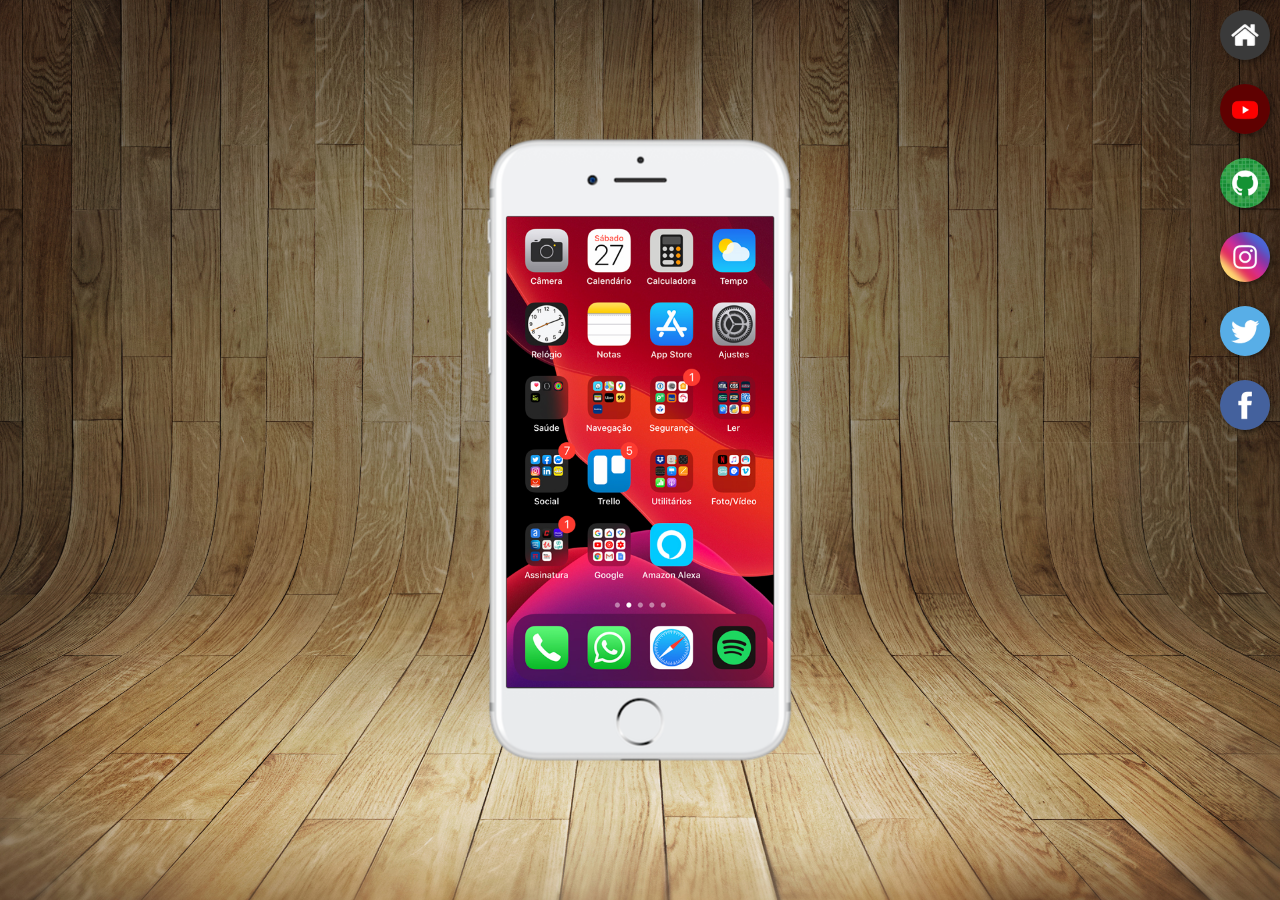
<file: index.html>
<!DOCTYPE html>
<html lang="pt-br">
<head>
    <meta charset="UTF-8">
    <meta name="viewport" content="width=device-width, initial-scale=1.0">
    <link rel="shortcut icon" href="favicon.ico" type="image/x-icon">
    <title>Projeto Redes Sociais</title>
    <link rel="stylesheet" href="estilos/style.css">
</head>
<body>
    <main>
        <section id="telefone">
            <iframe src="home.html" name="tela" id="tela" frameborder="0">
                Seu navegador não é compatível.
            </iframe>
        </section>
        <section id="redes-sociais">
            <a href="home.html" target="tela"><img src="imagens/logo-home.jpg" alt="Home"></a><br>
            <a href="youtube.html" target="tela"><img src="imagens/logo-youtube.jpg" alt="YouTube"></a><br>
            <a href="github.html" target="tela"><img src="imagens/logo-github.jpg" alt="GitHub"></a><br>
            <a href="instagram.html" target="tela"><img src="imagens/logo-instagram.jpg" alt="Instagram"></a><br>
            <a href="twitter.html" target="tela"><img src="imagens/logo-twitter.jpg" alt="Twitter"></a><br>
            <a href="facebook.html" target="tela"><img src="imagens/logo-facebook.jpg" alt="Facebook"></a>
        </section>
    </main>
</body>
</html>
</file>
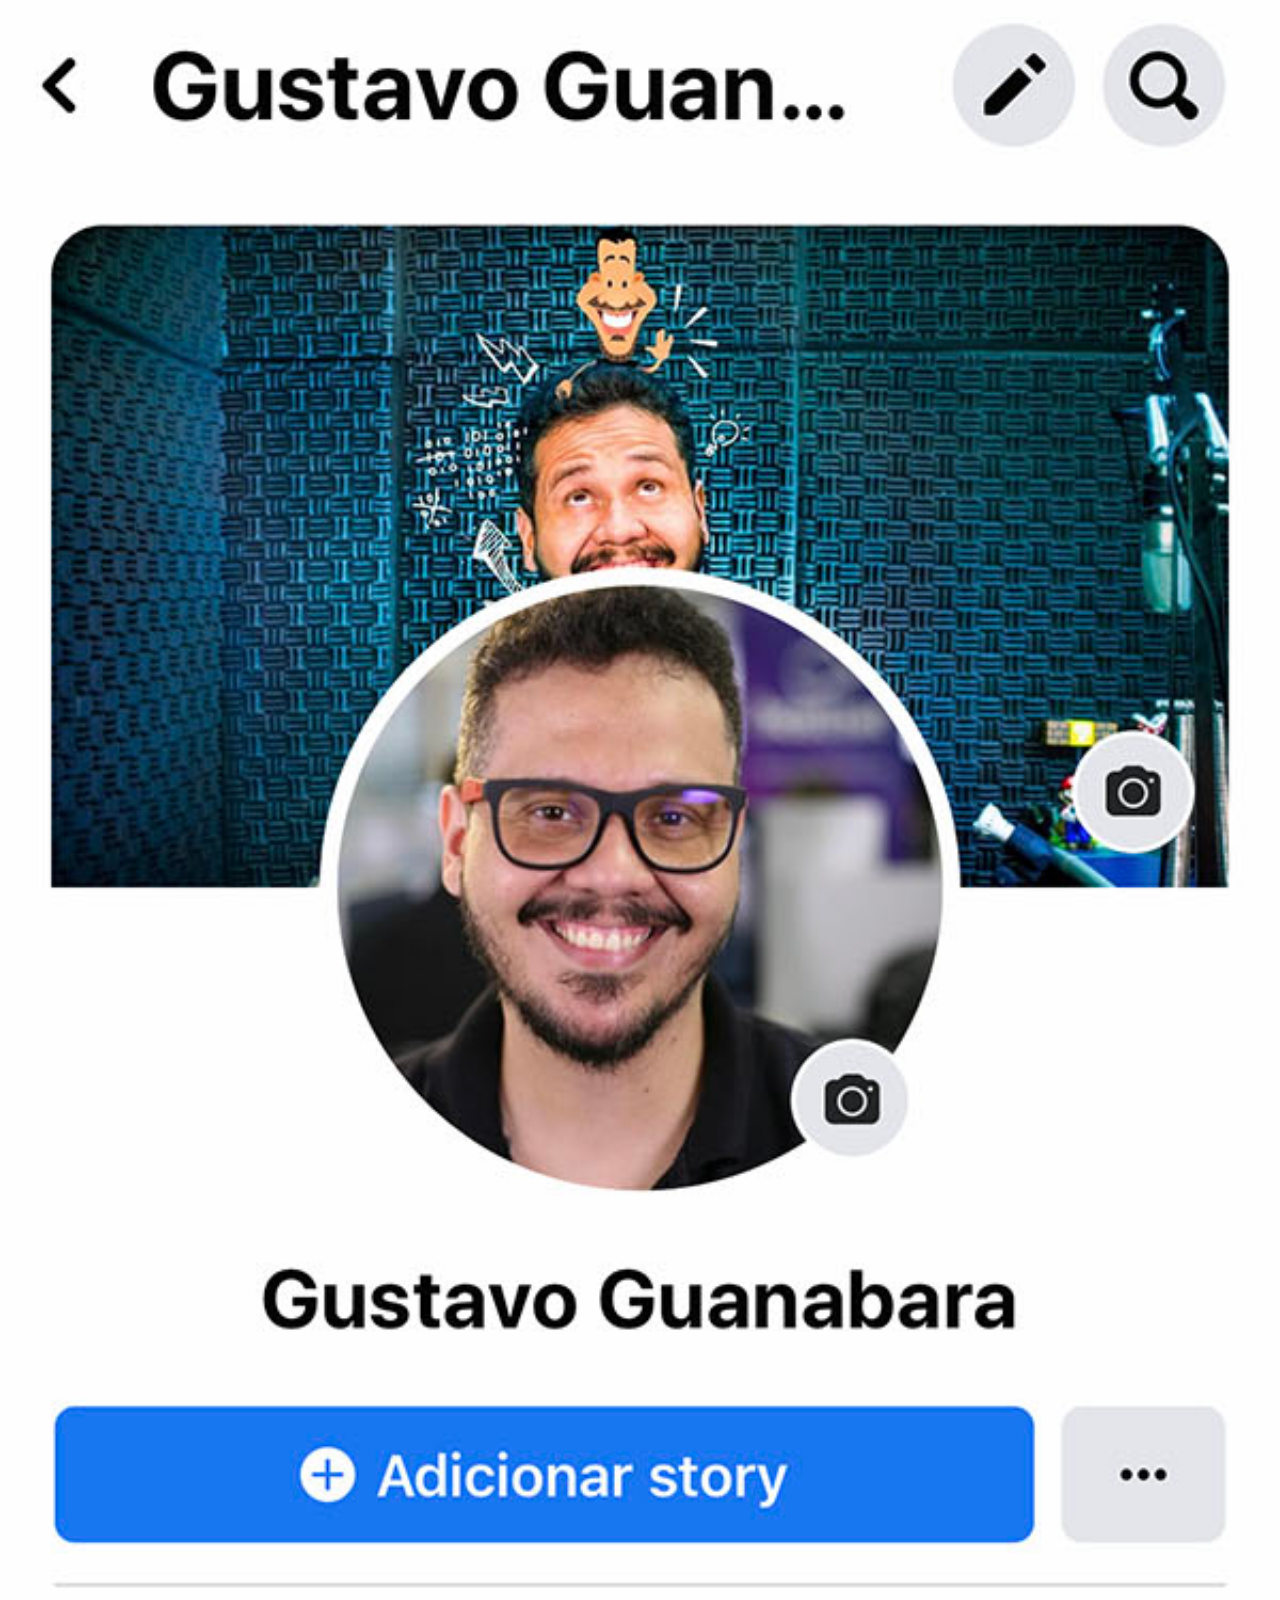
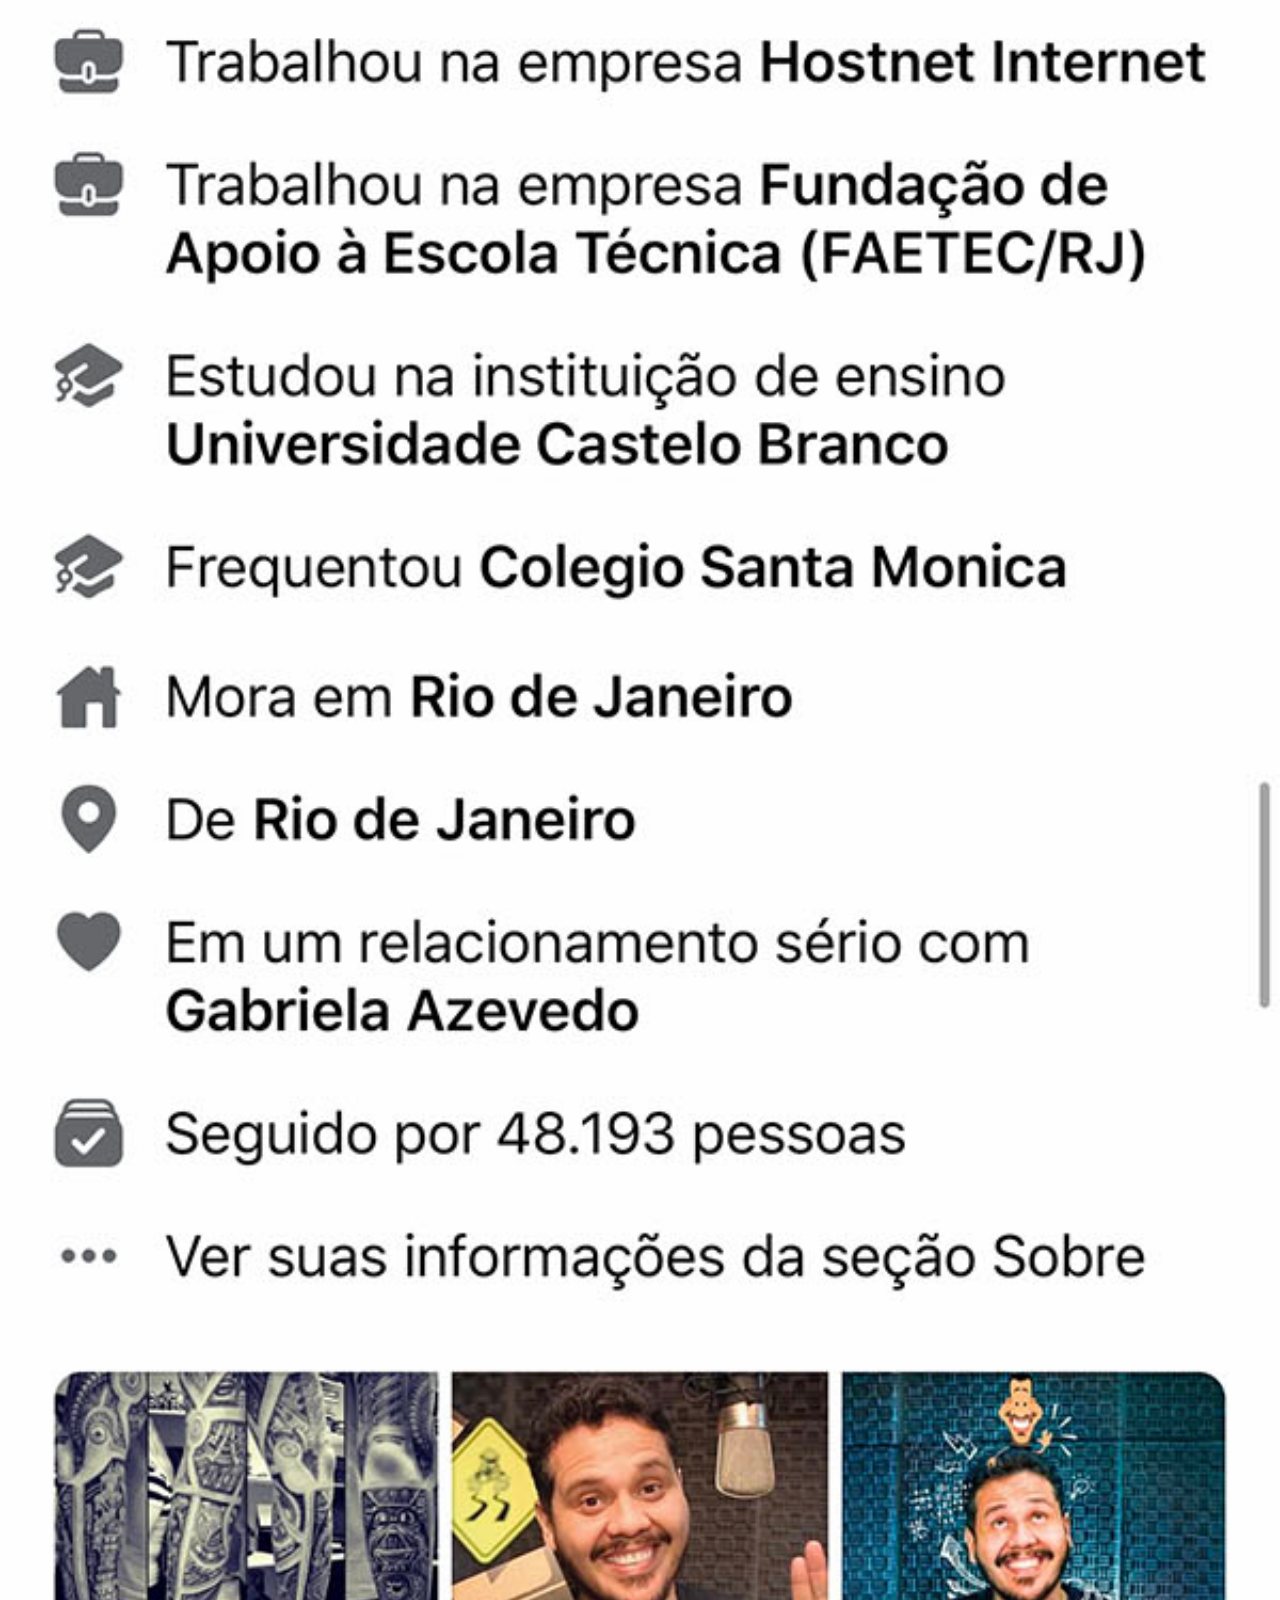
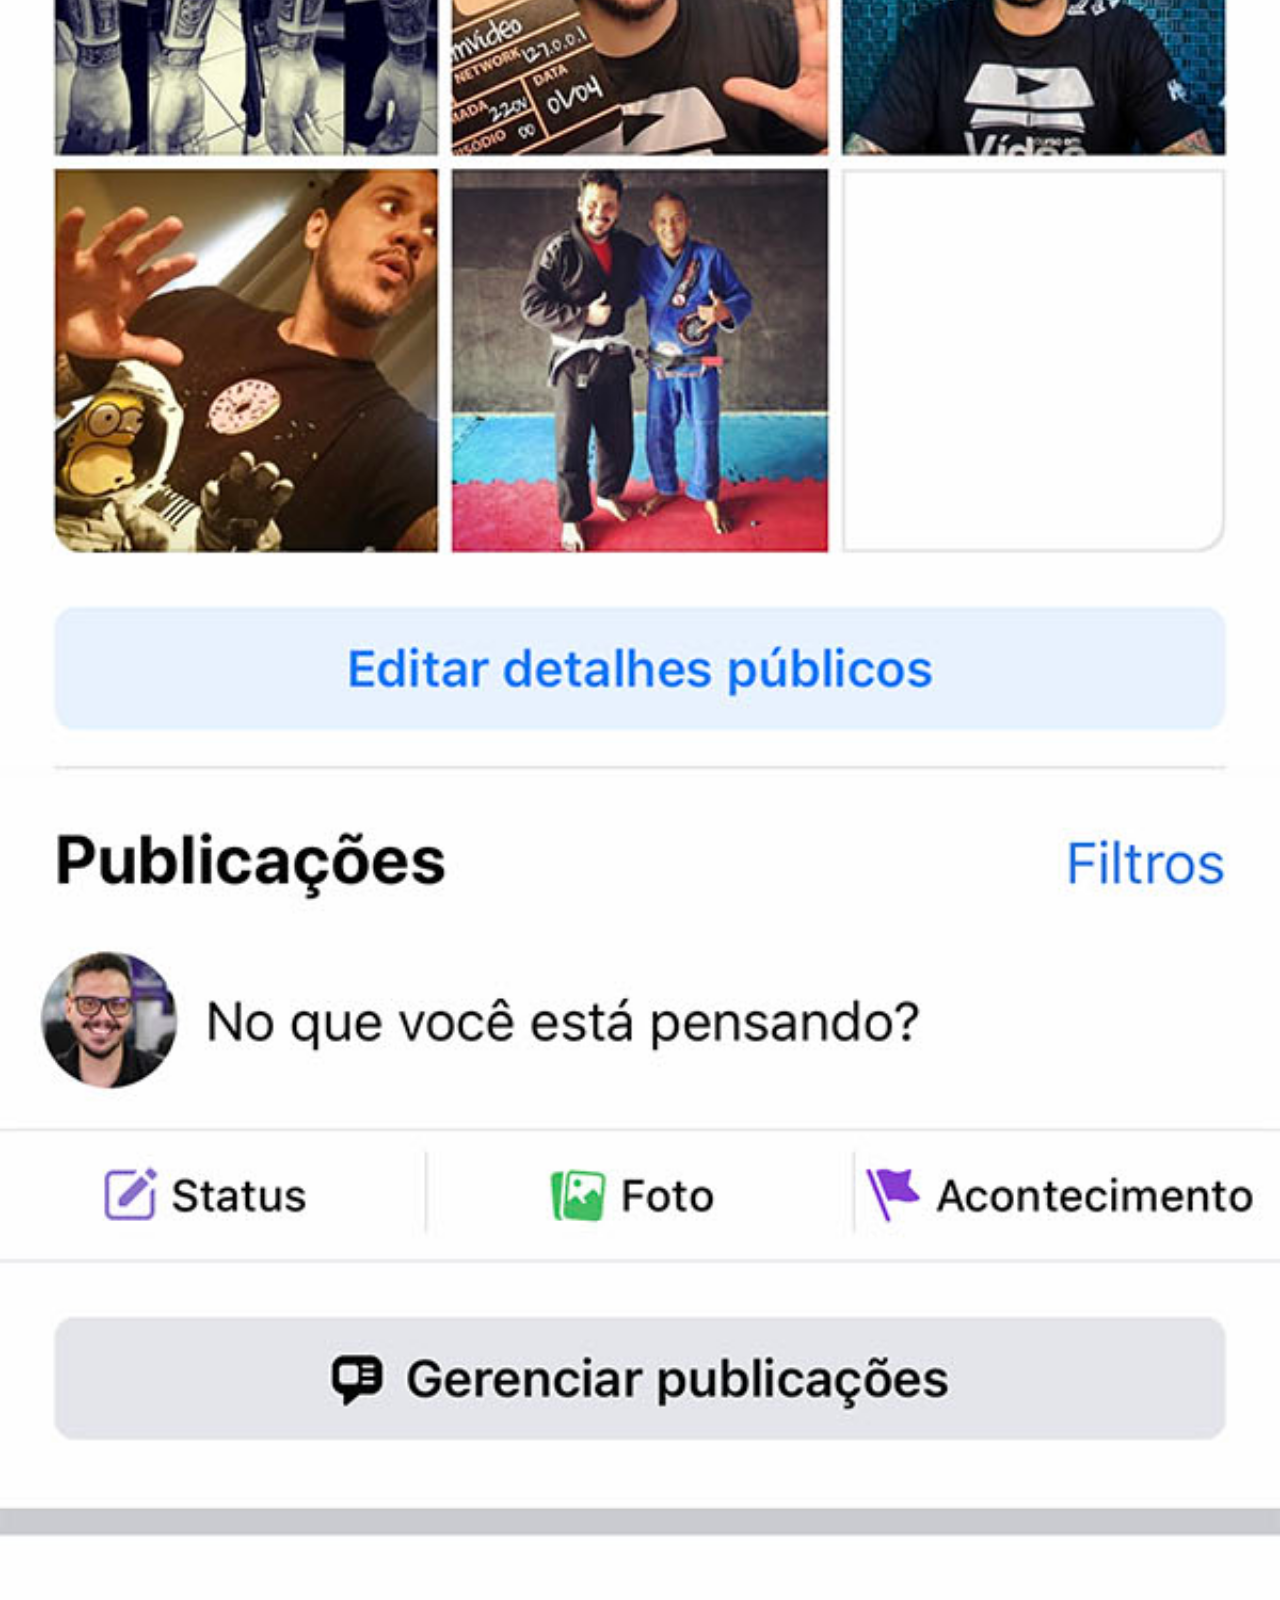
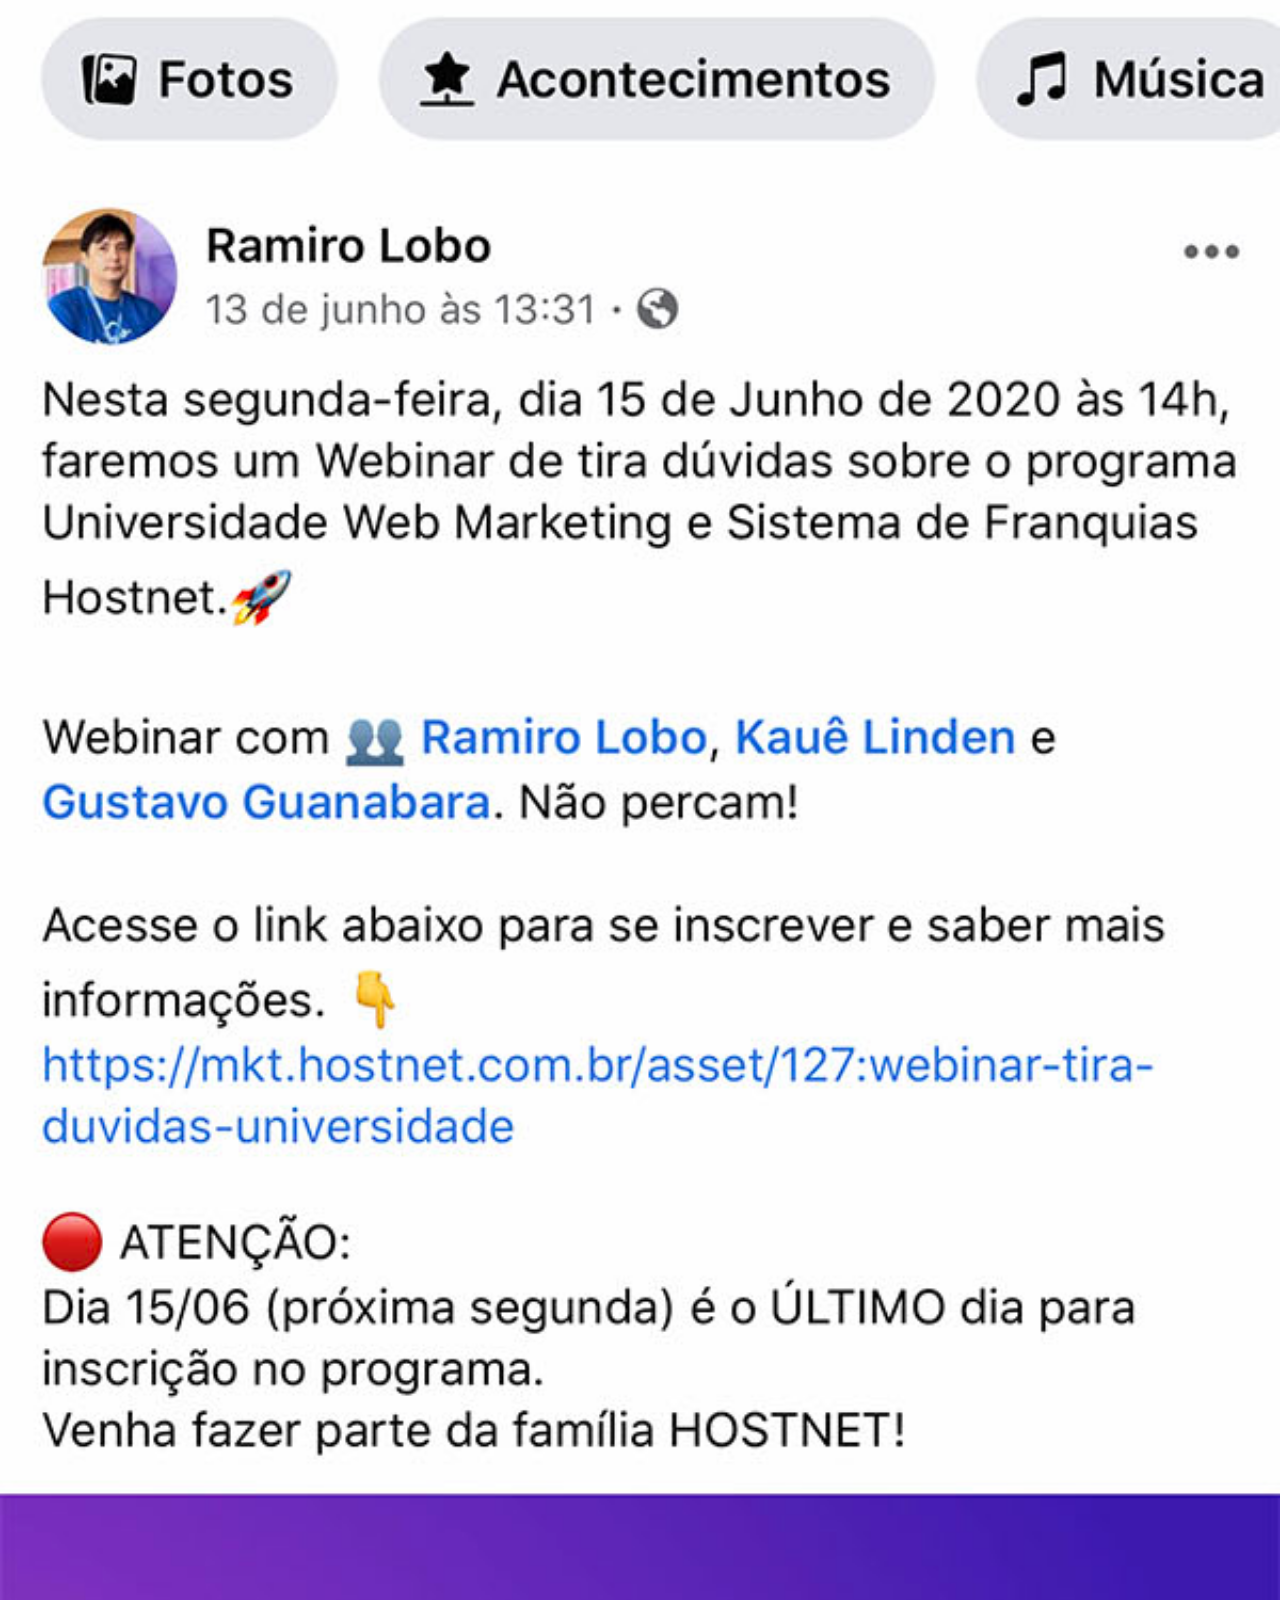
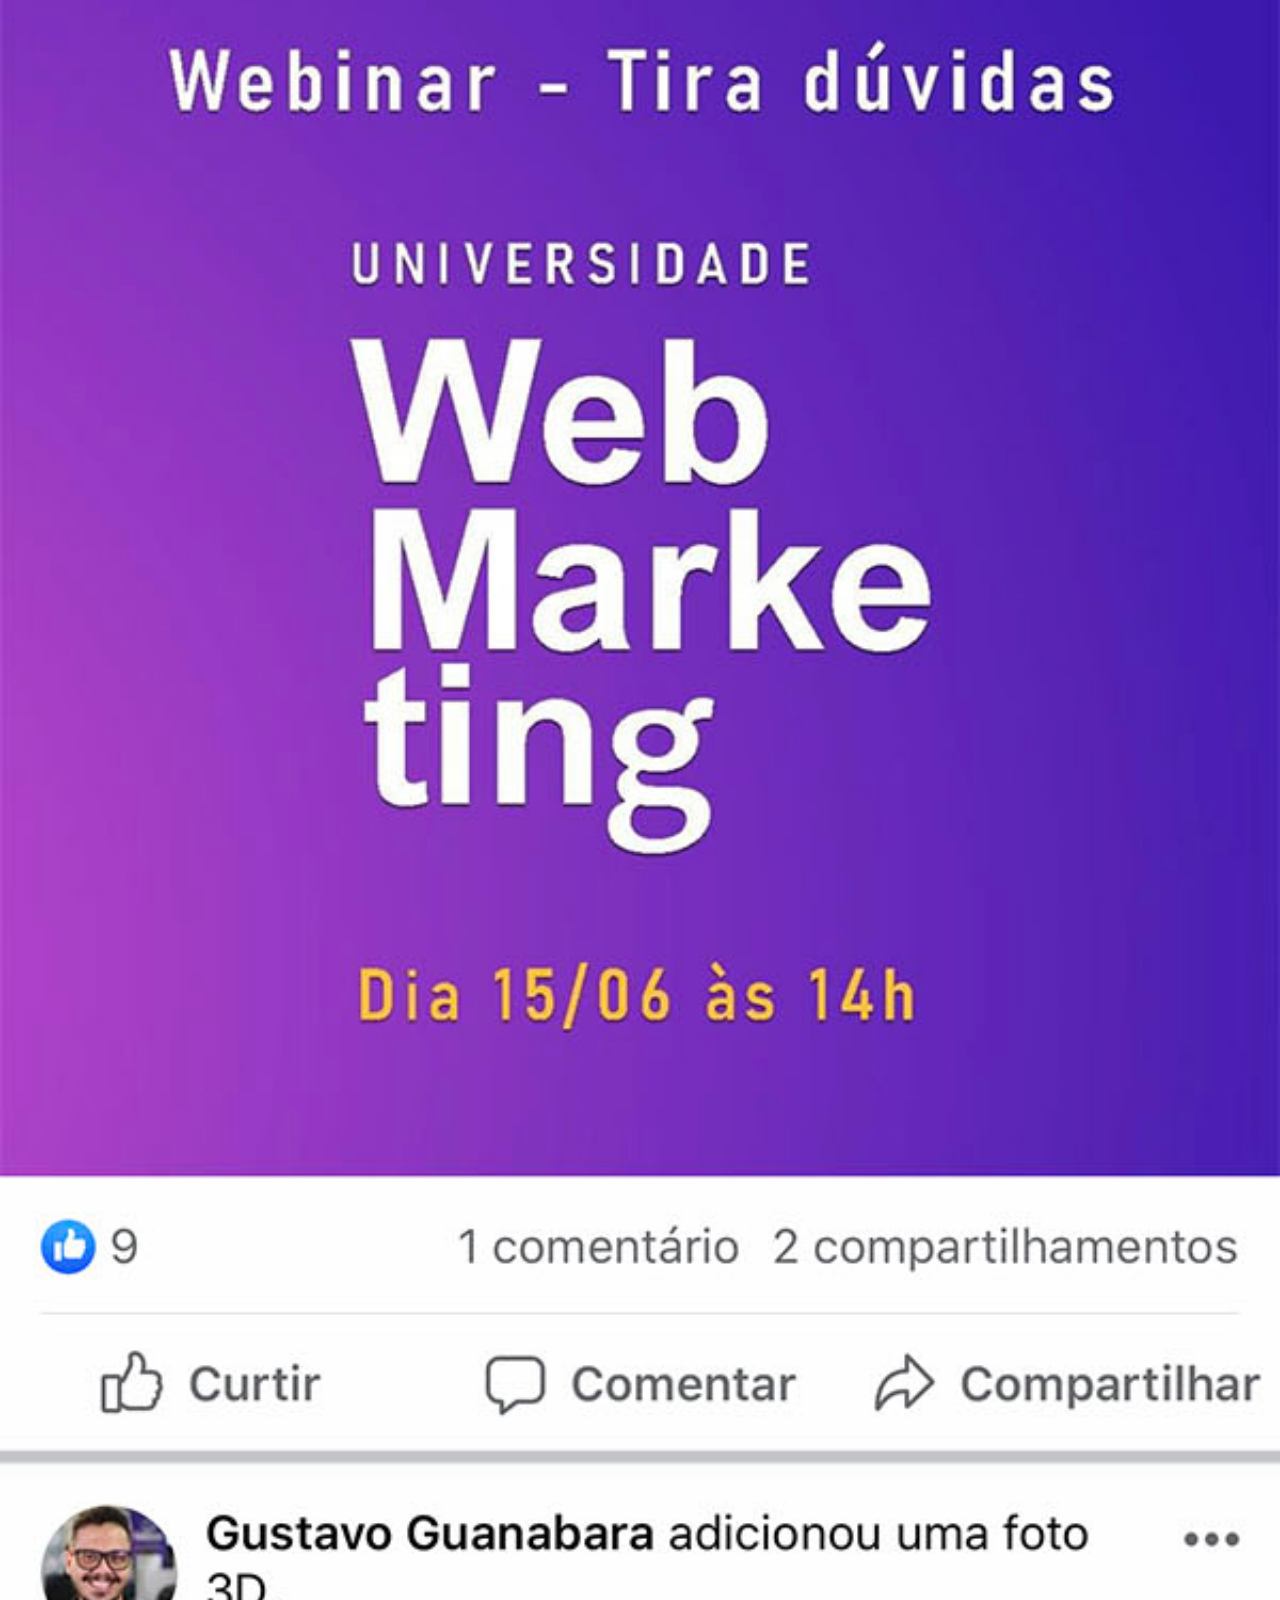
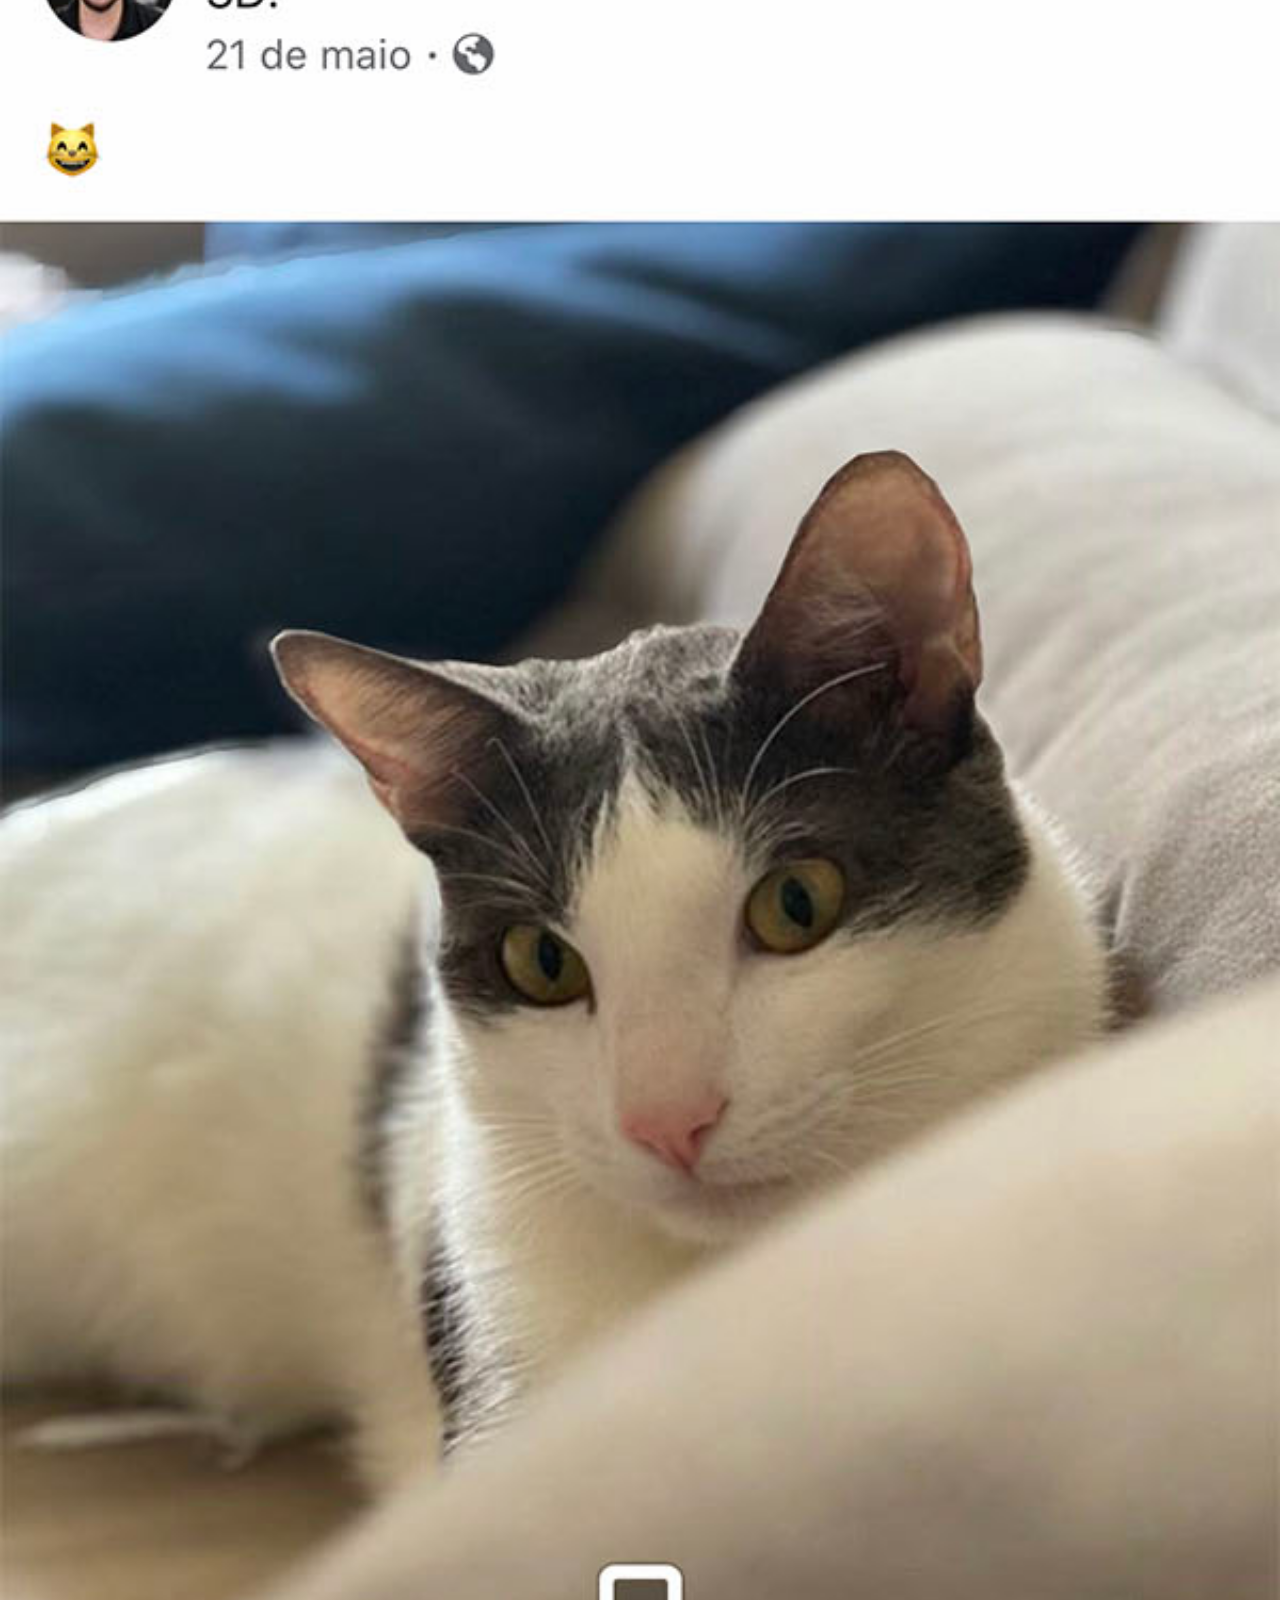
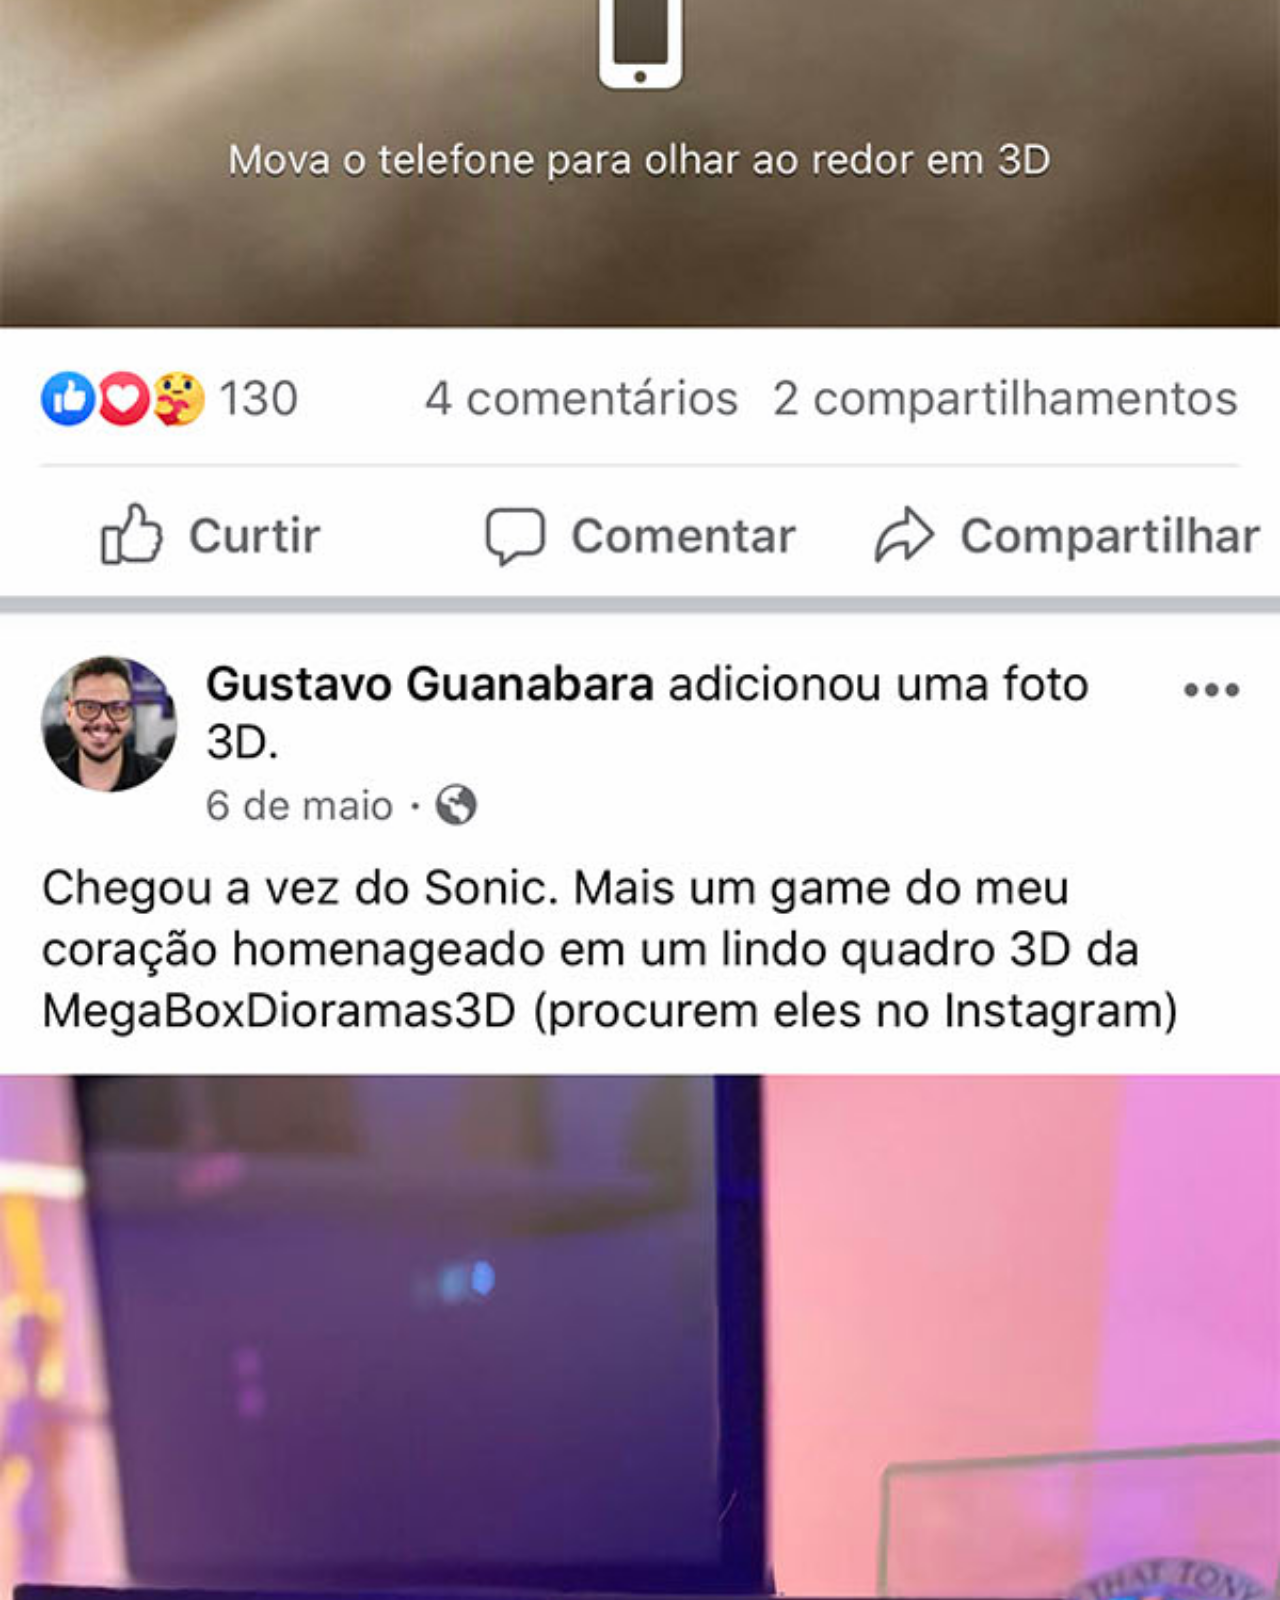
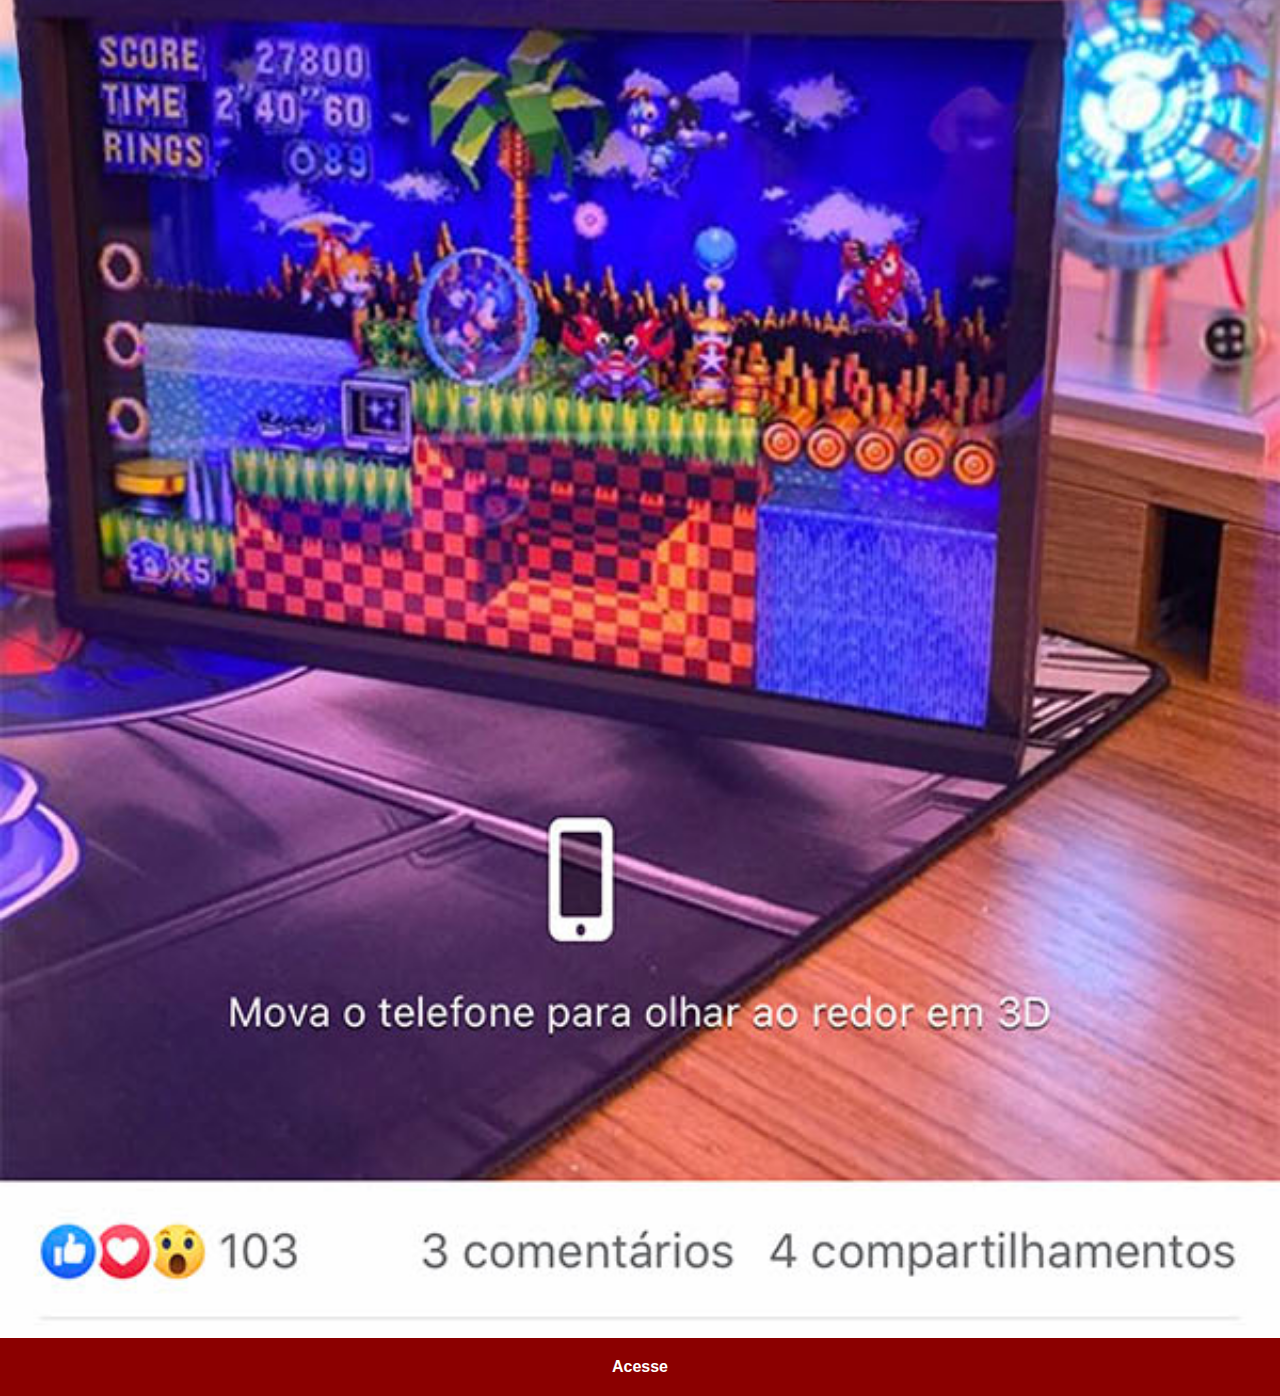
<file: facebook.html>
<!DOCTYPE html>
<html lang="pt-br">
<head>
    <meta charset="UTF-8">
    <meta name="viewport" content="width=device-width, initial-scale=1.0">
    <title>Facebook</title>
    <link rel="stylesheet" href="estilos/social.css">
</head>
<body>
    <img src="imagens/tela-facebook.jpg" alt="Facebook">
    <a href="https://www.facebook.com/gustavoguanabara/?locale=pt_BR" target="_blank">Acesse</a>
</body>
</html>
</file>
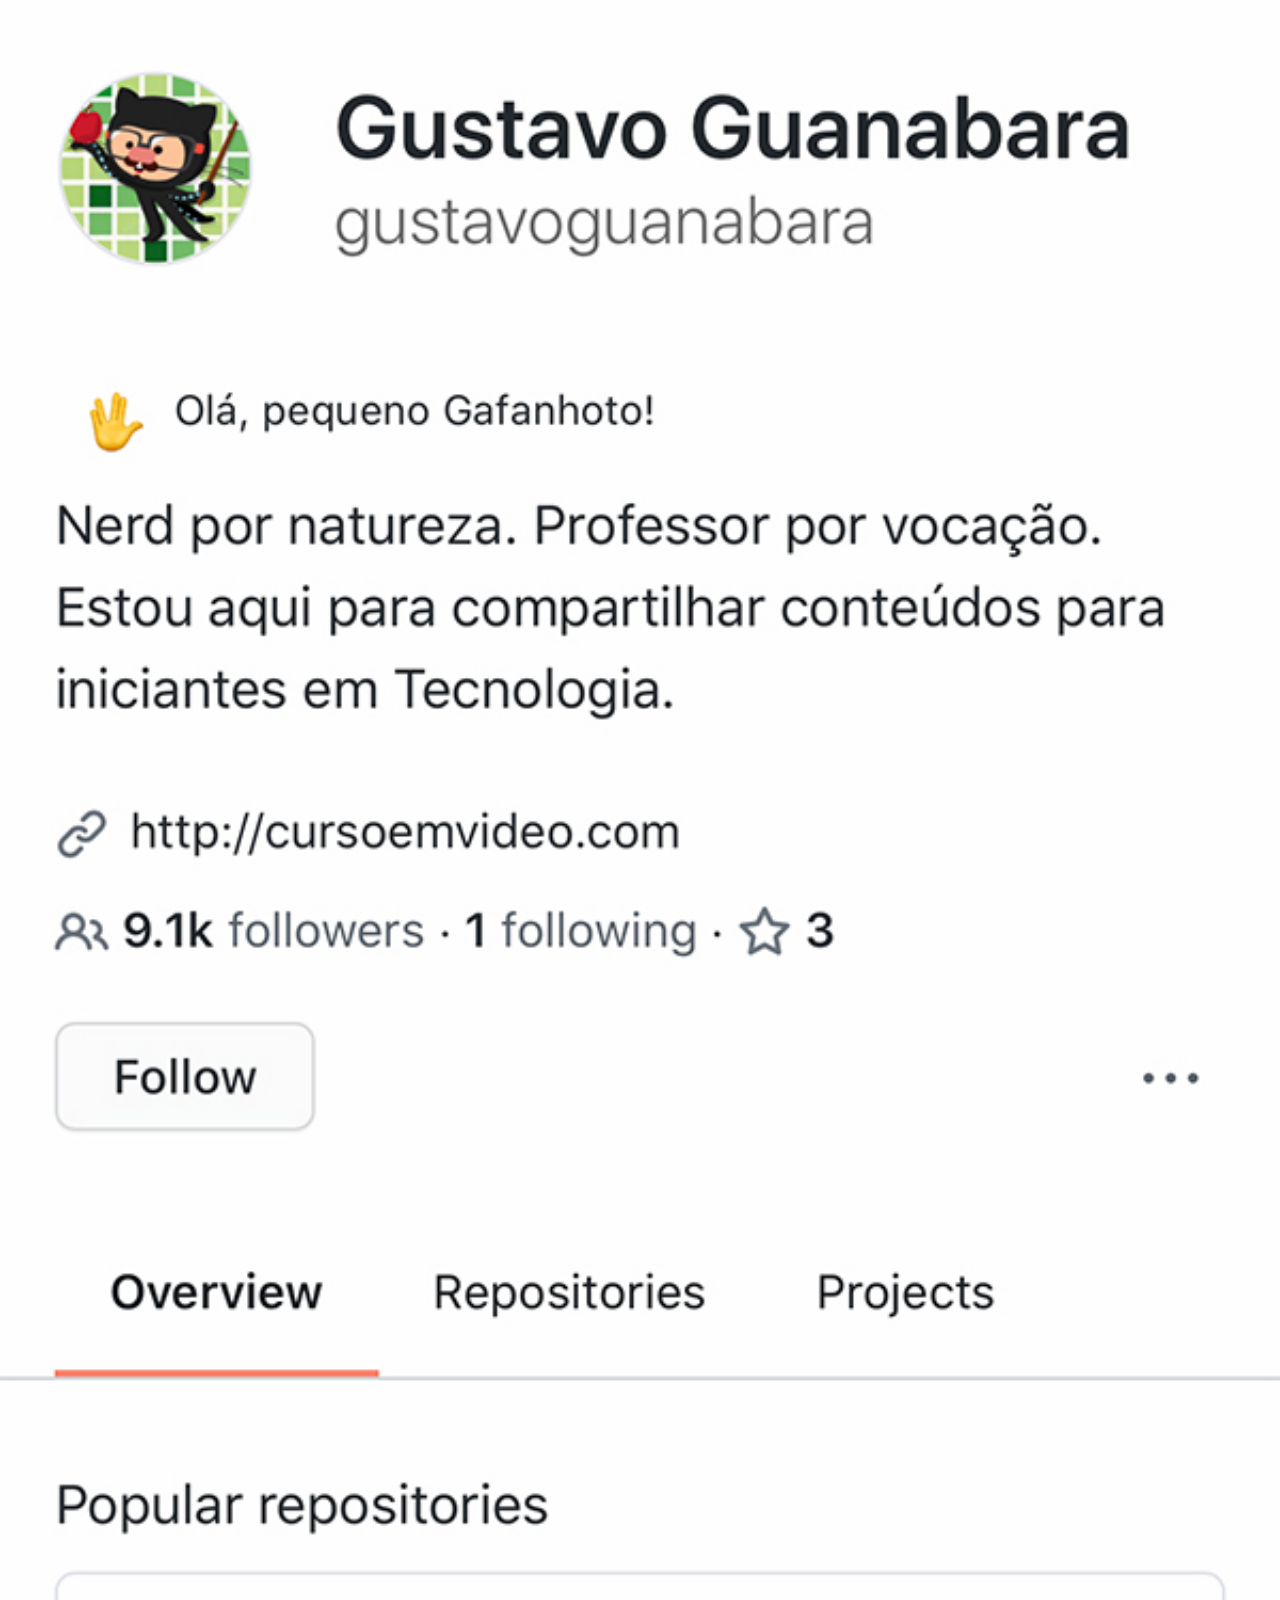
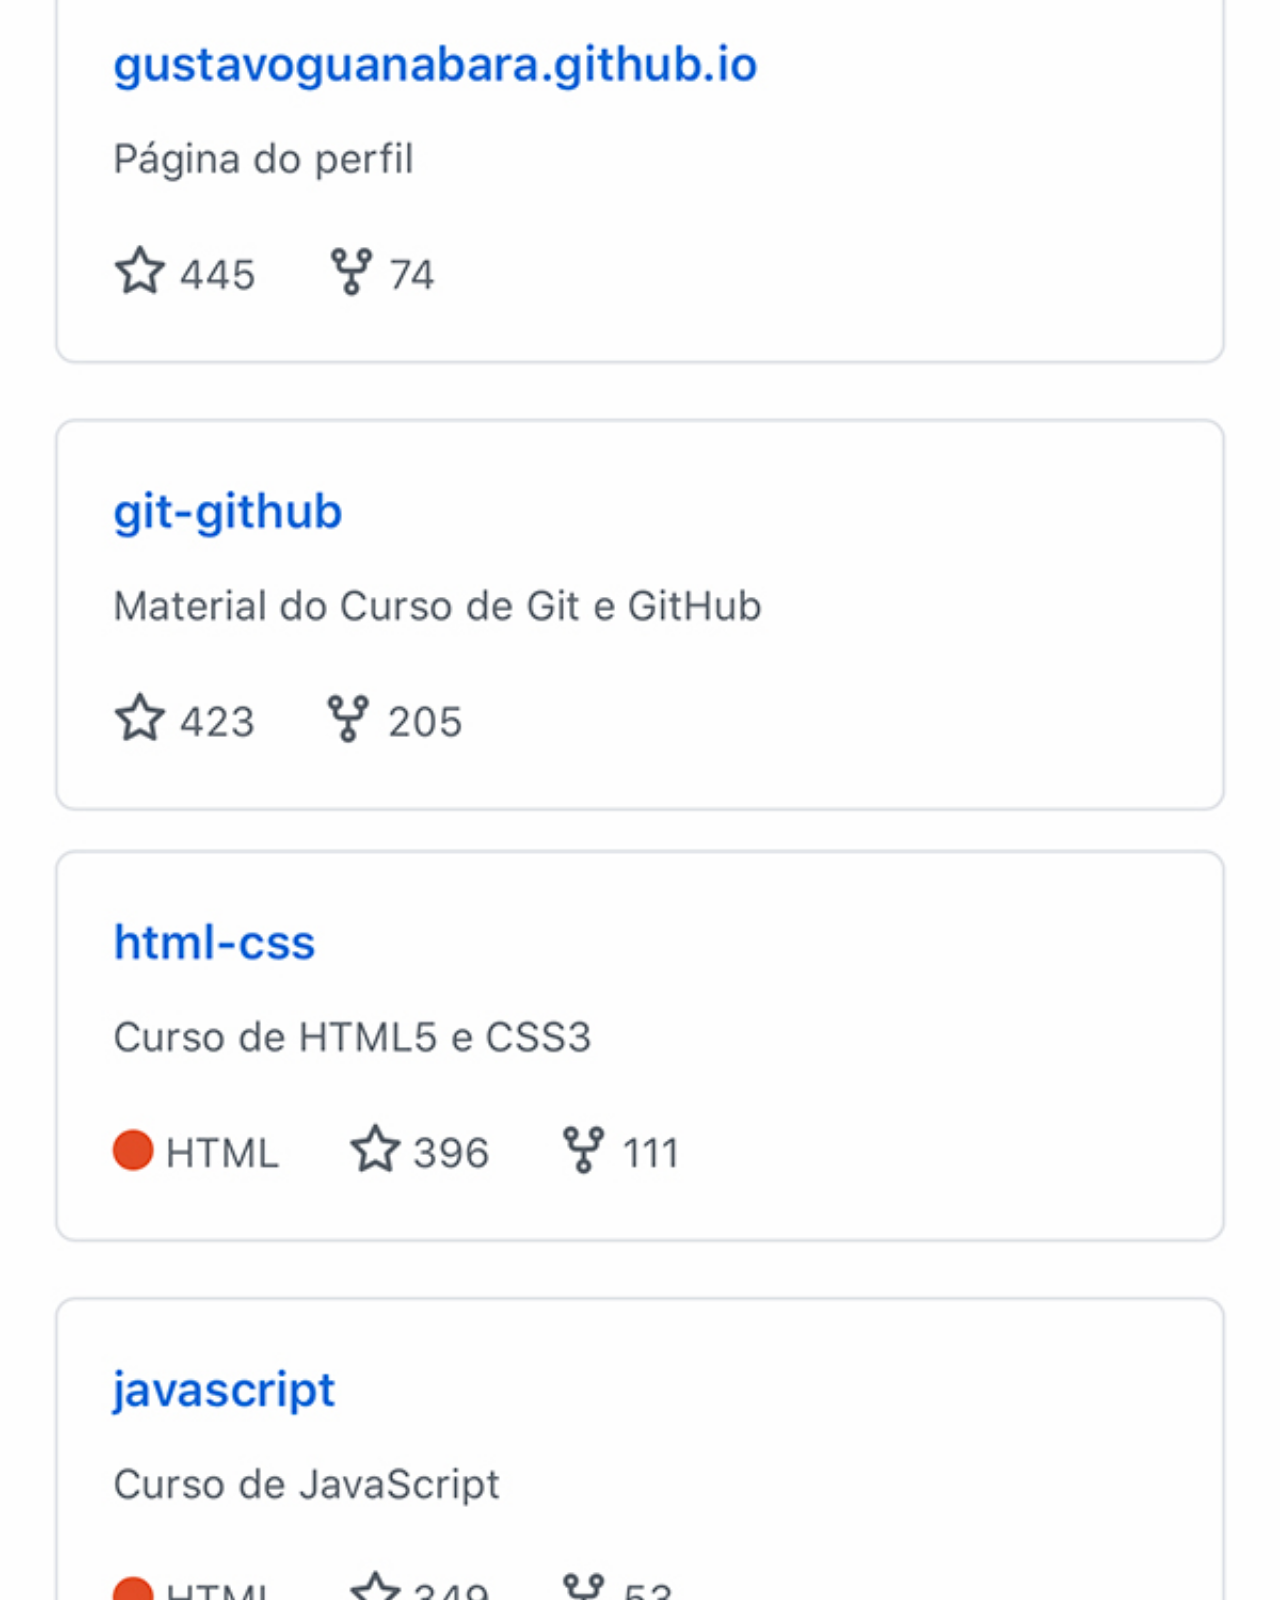
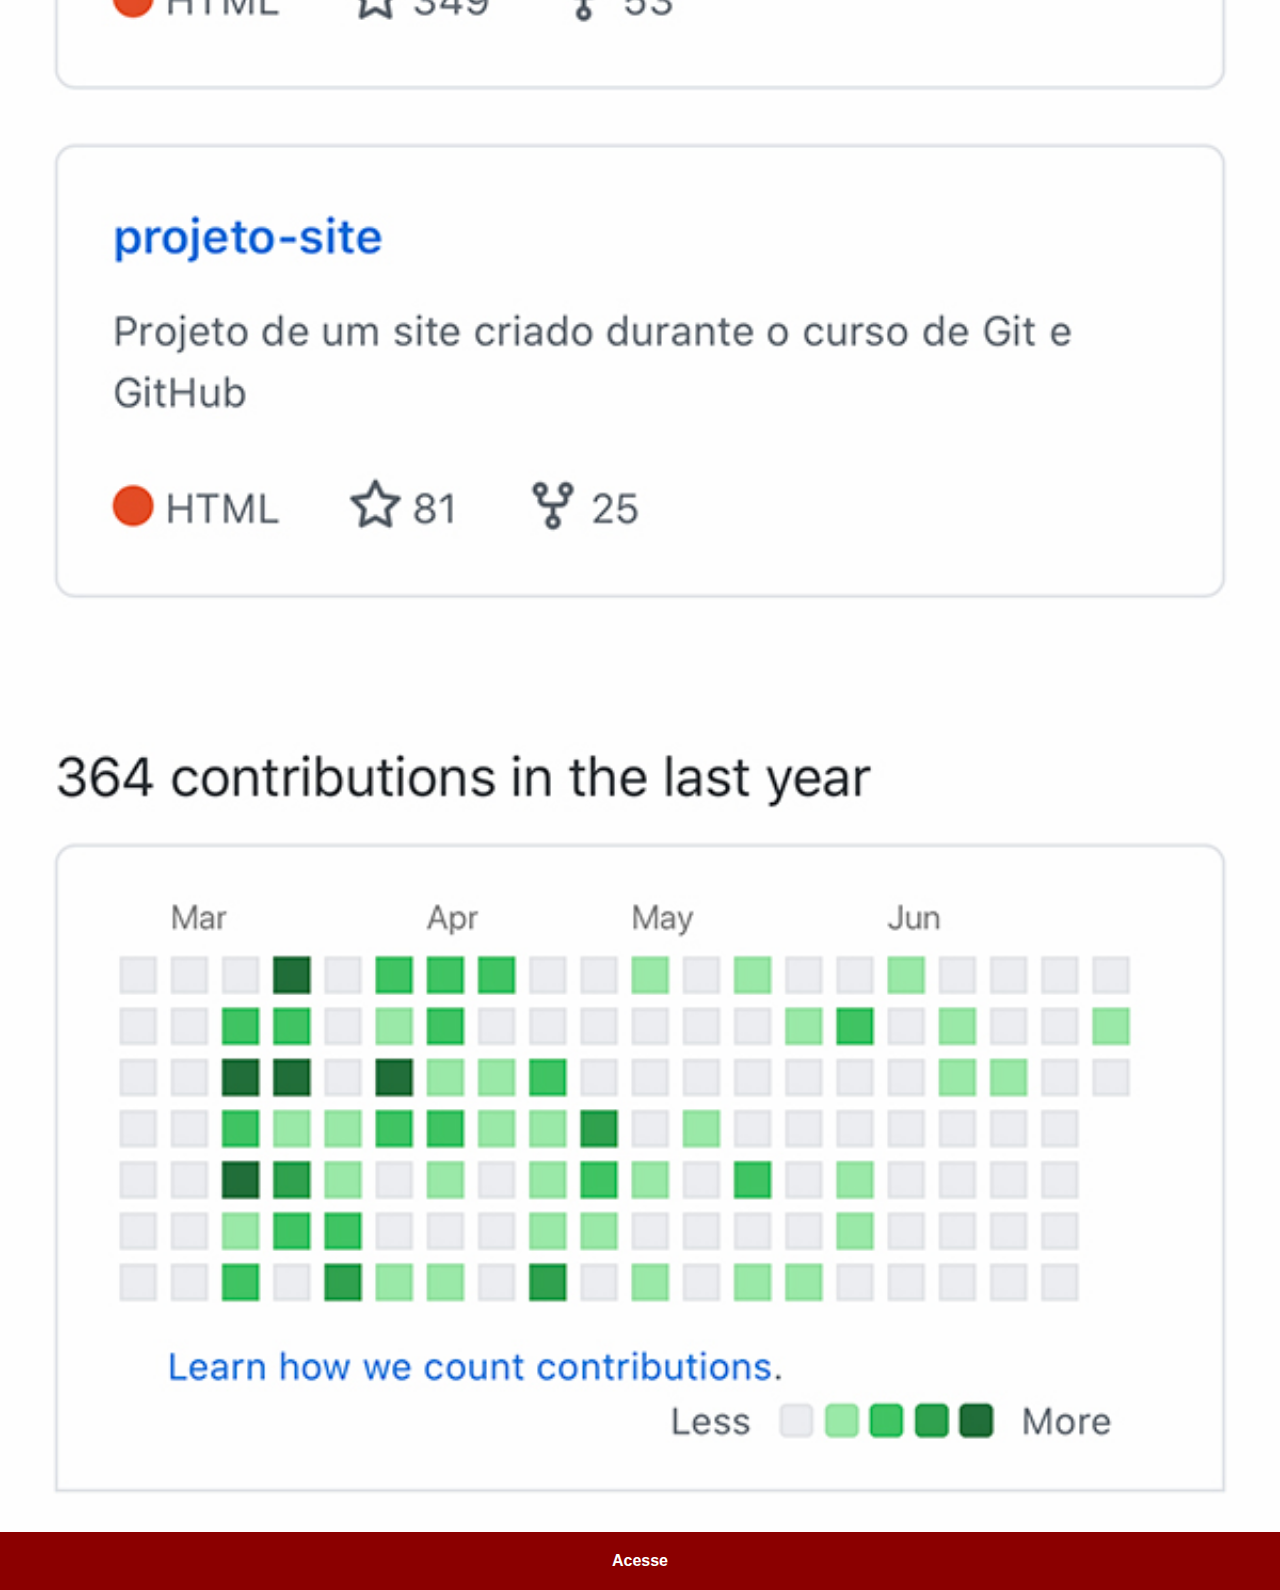
<file: github.html>
<!DOCTYPE html>
<html lang="pt-br">
<head>
    <meta charset="UTF-8">
    <meta name="viewport" content="width=device-width, initial-scale=1.0">
    <title>GitHub</title>
    <link rel="stylesheet" href="estilos/social.css">
</head>
<body>
    <img src="imagens/tela-github.jpg" alt="GitHub">
    <a href="http://github.com/gustavoguanabara/" target="_blank">Acesse</a>
</body>
</html>
</file>
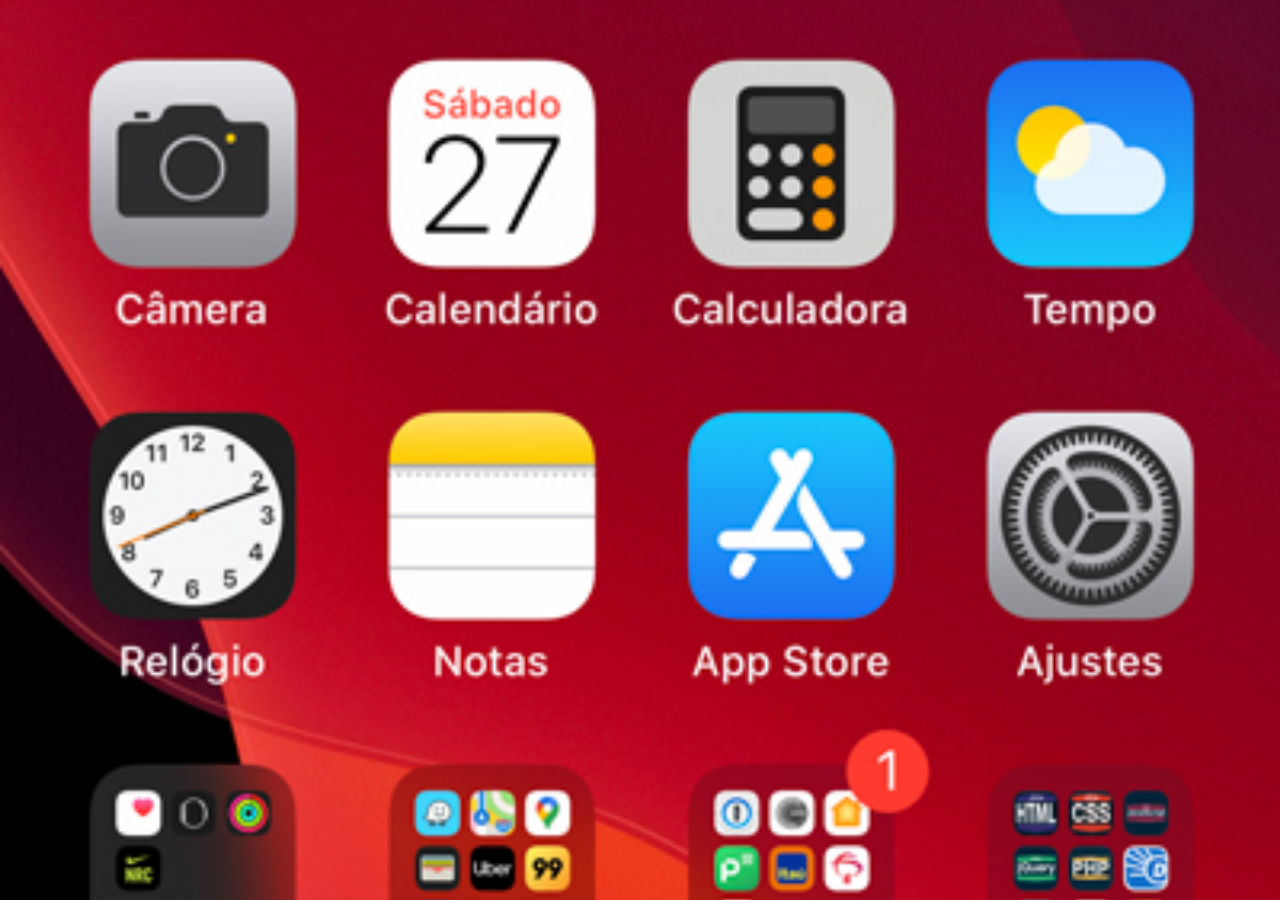
<file: home.html>
<!DOCTYPE html>
<html lang="pt-br">
<head>
    <meta charset="UTF-8">
    <meta name="viewport" content="width=device-width, initial-scale=1.0">
    <title>Home</title>
</head>
<style>
    * {
        margin: 0px;
        padding: 0px;
    }

    body {
        width: 100vw;
        height: 100vh;
        background: black url('imagens/tela-home.jpg') no-repeat top center;
        background-size: cover;
    }
</style>
<body>
    
</body>
</html>
</file>
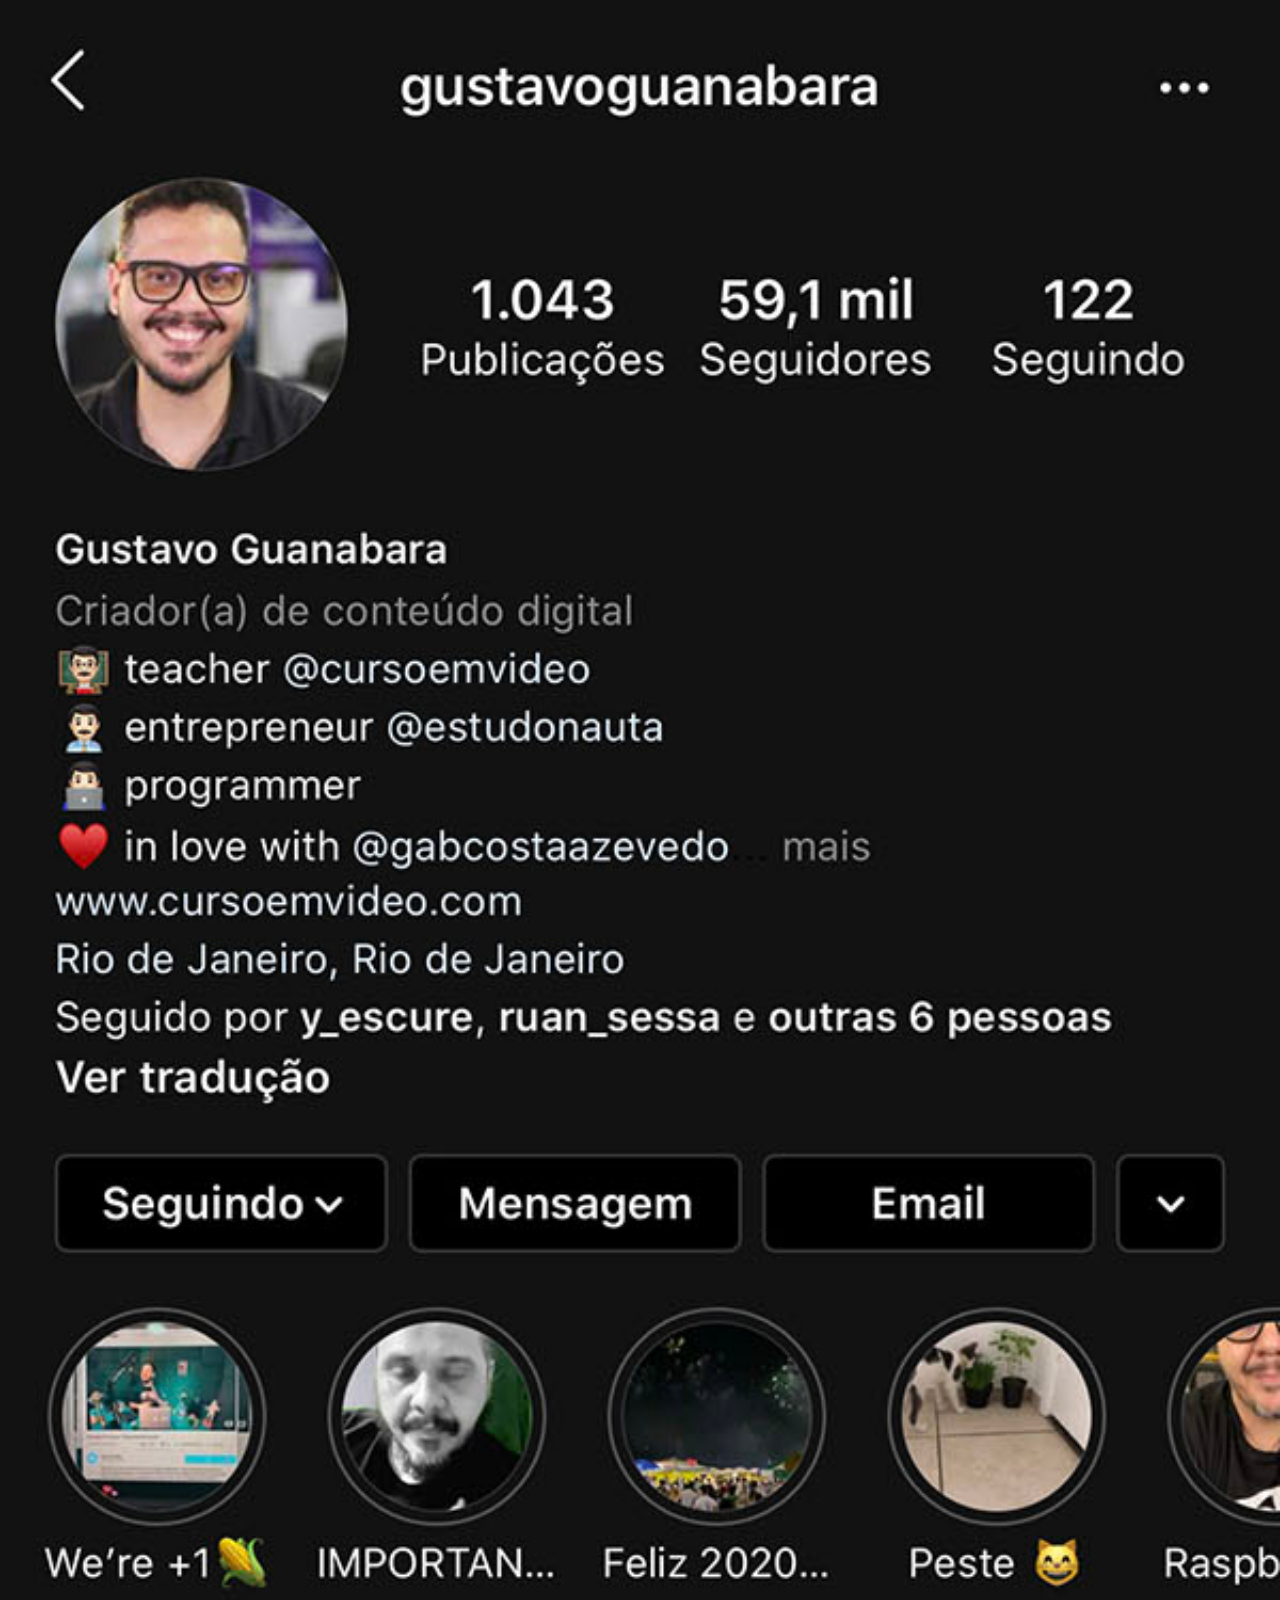
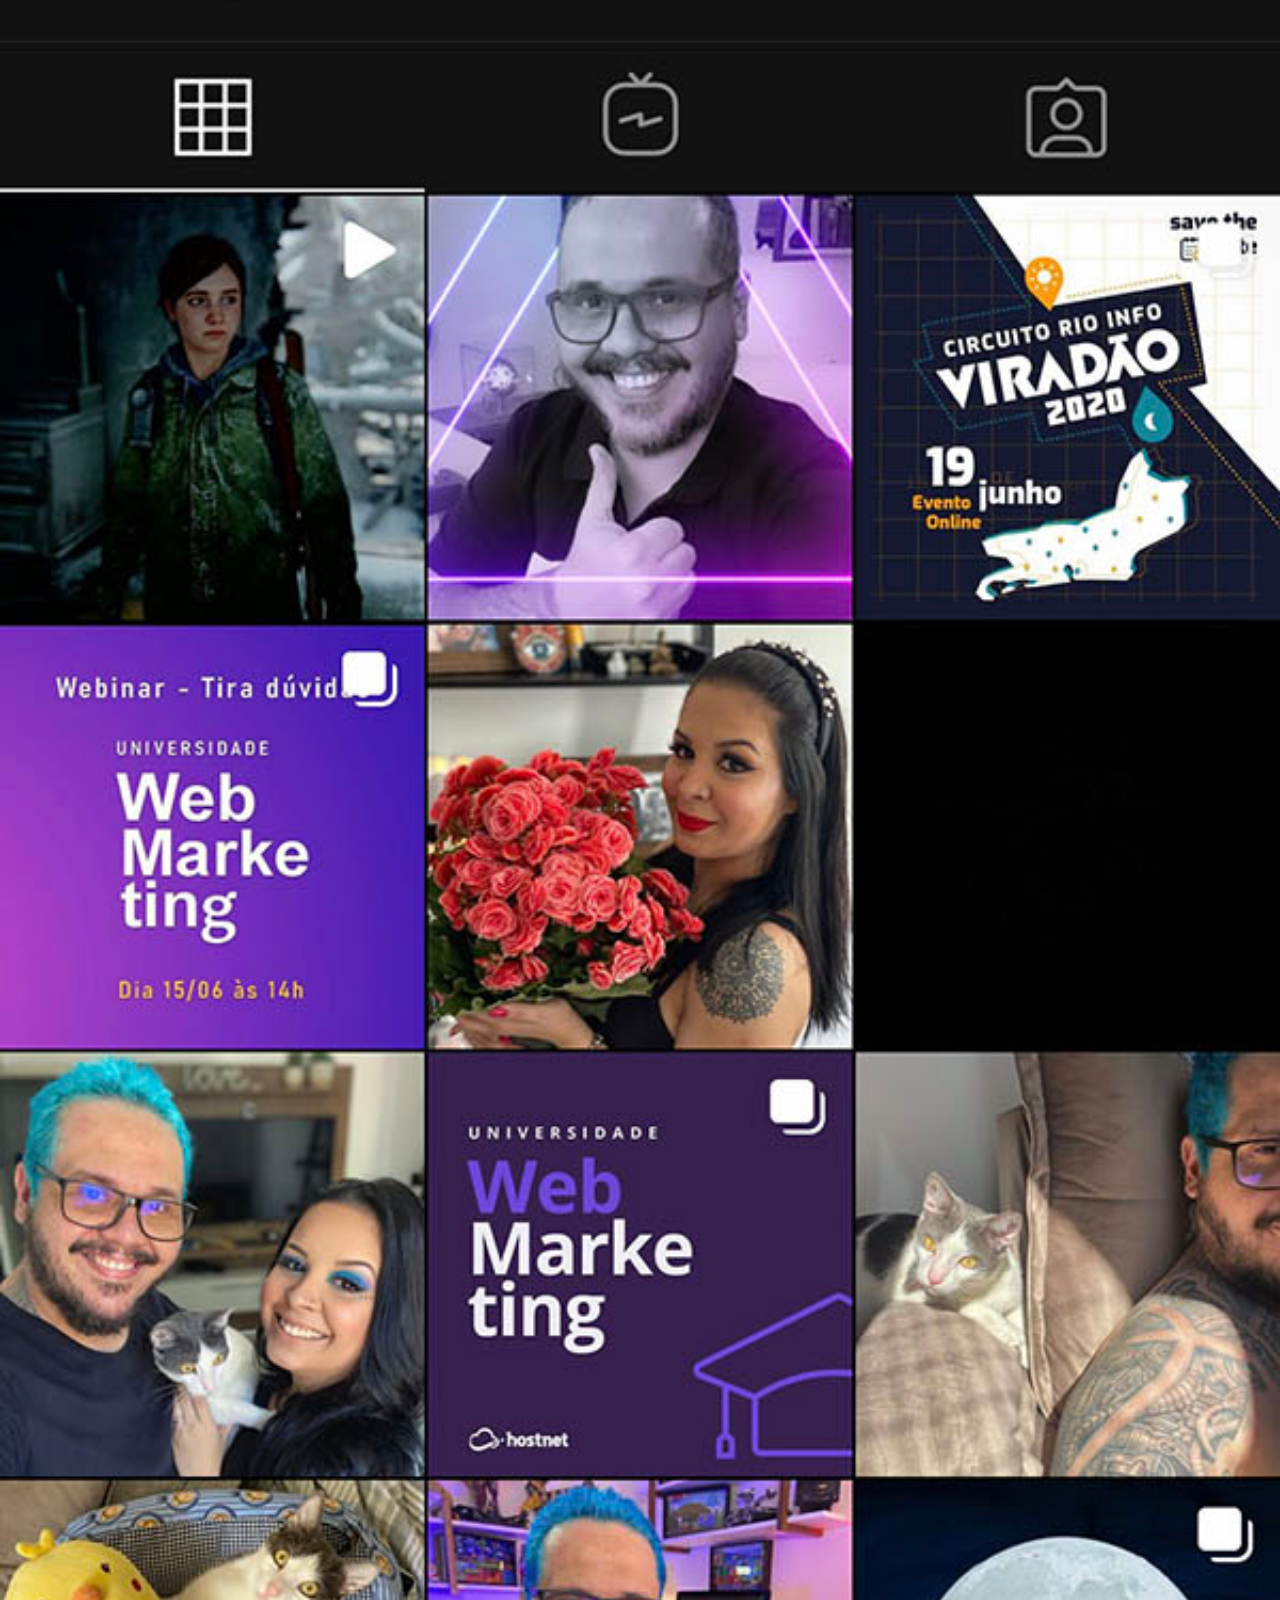
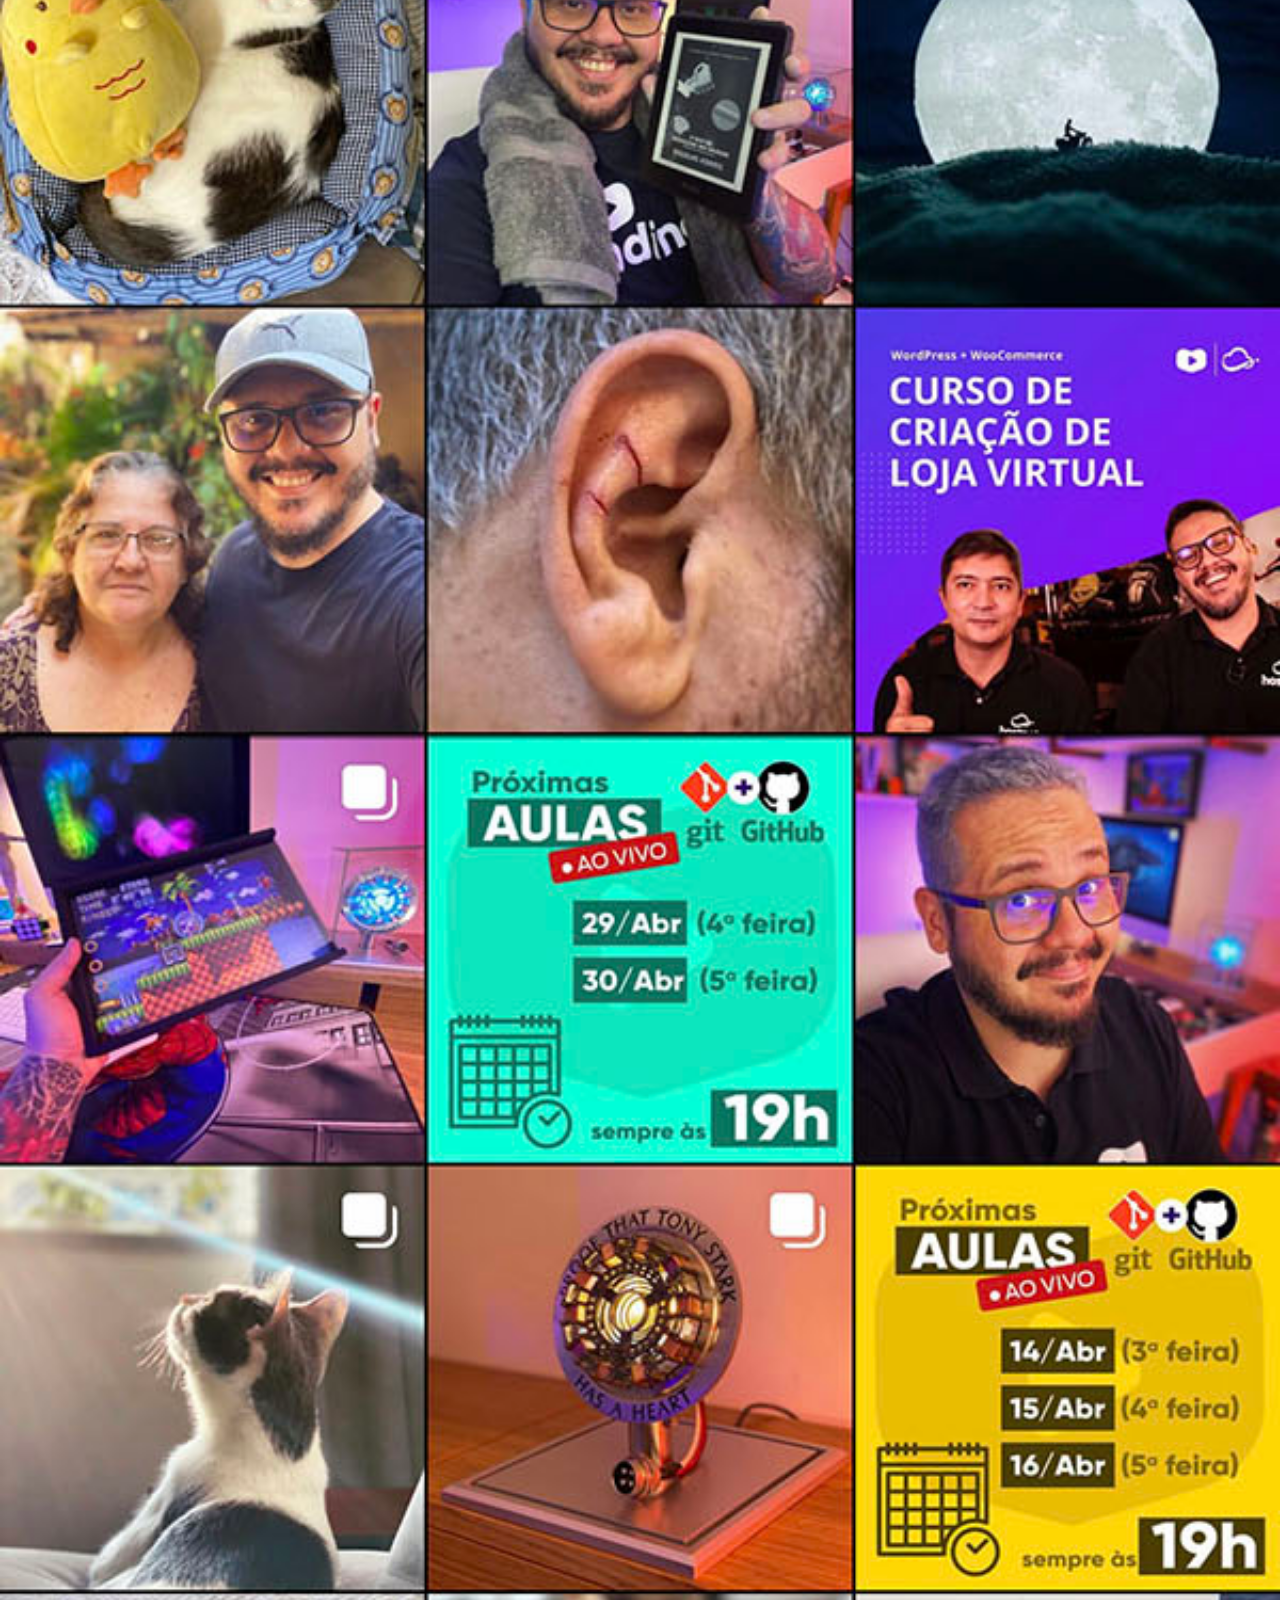
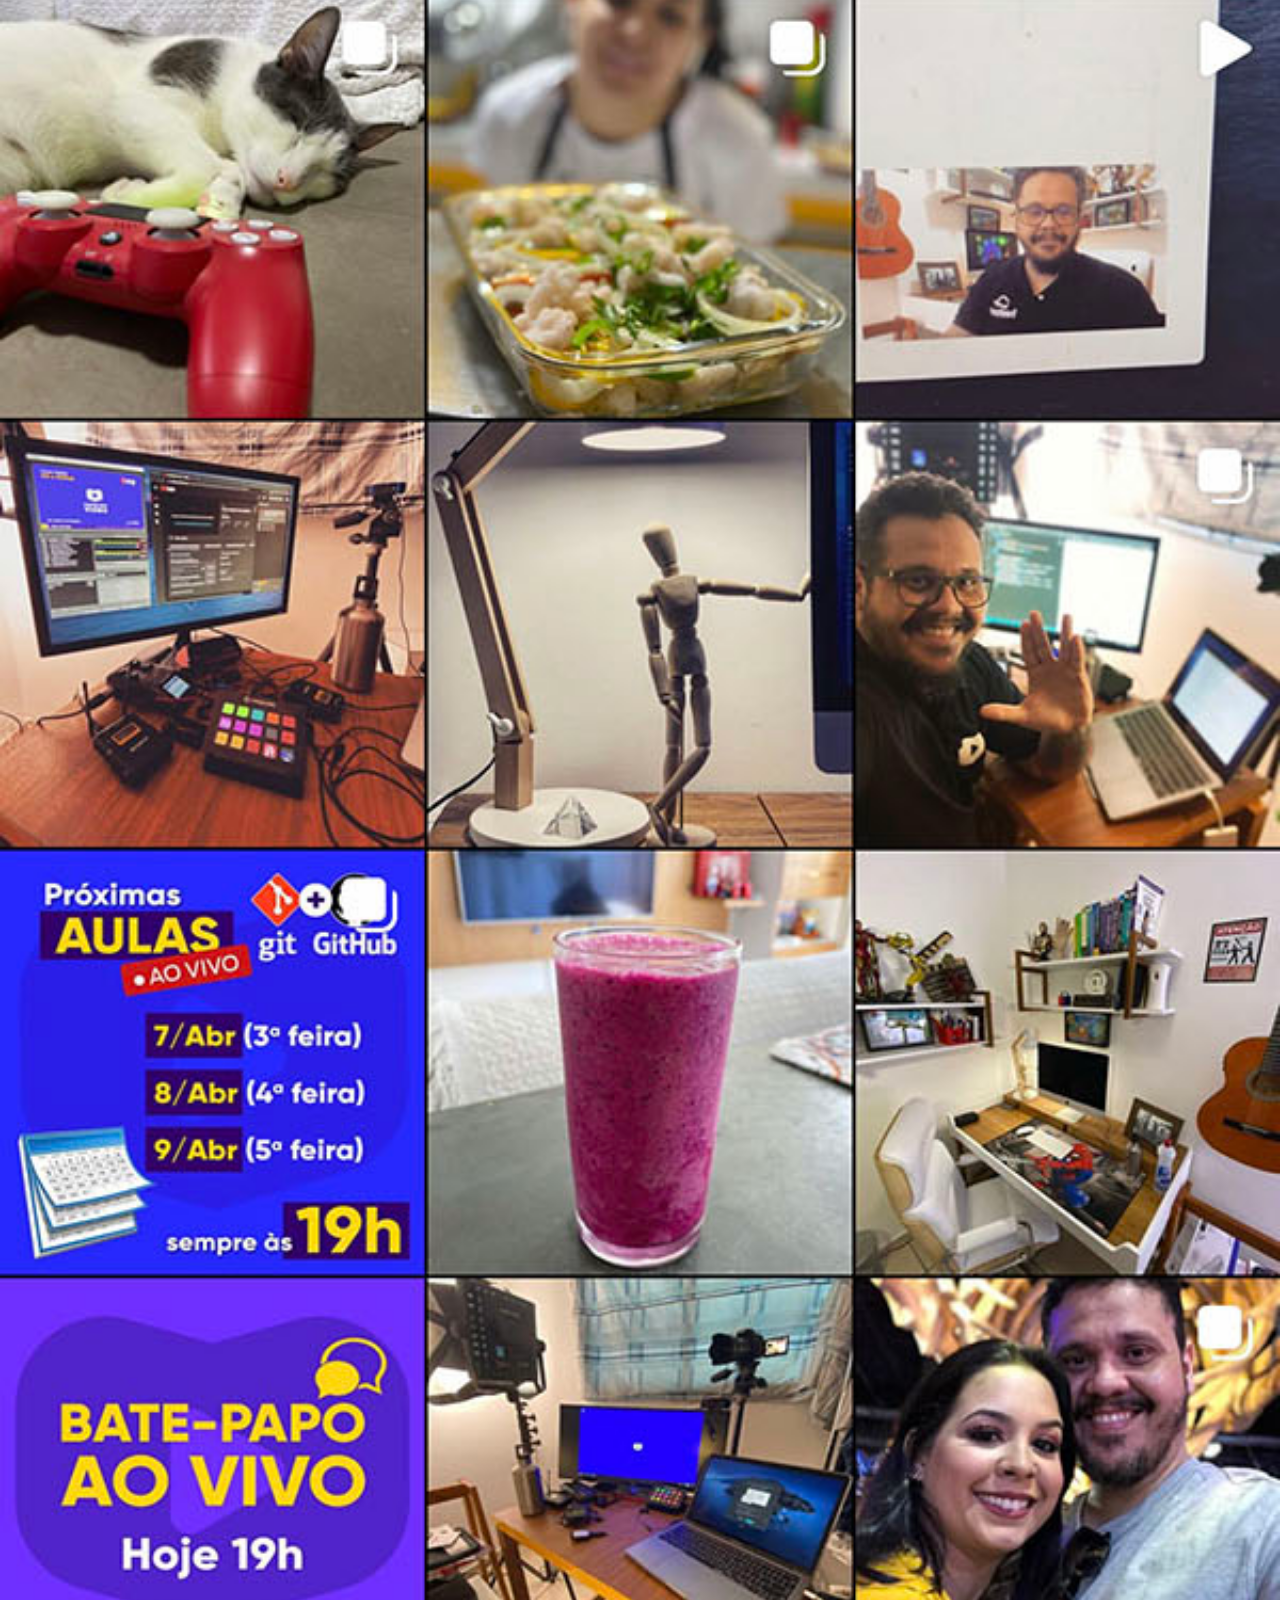
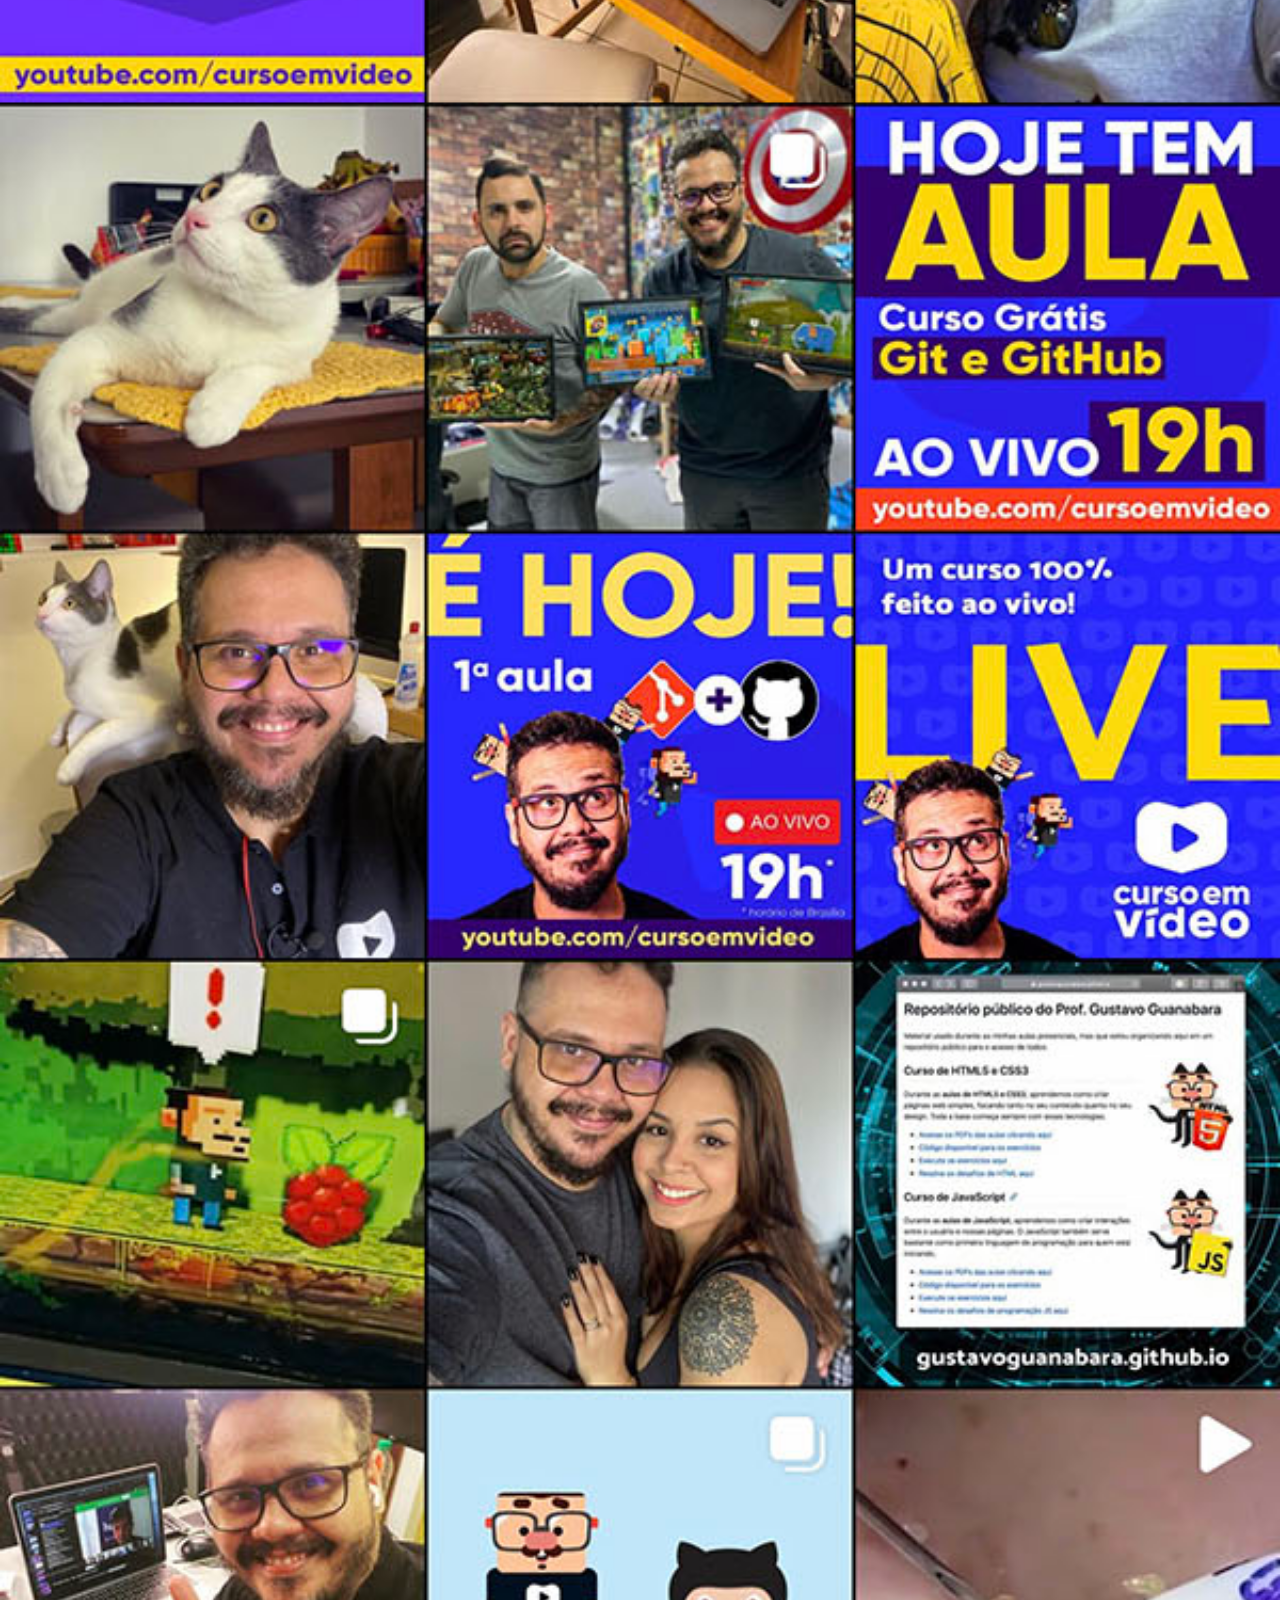
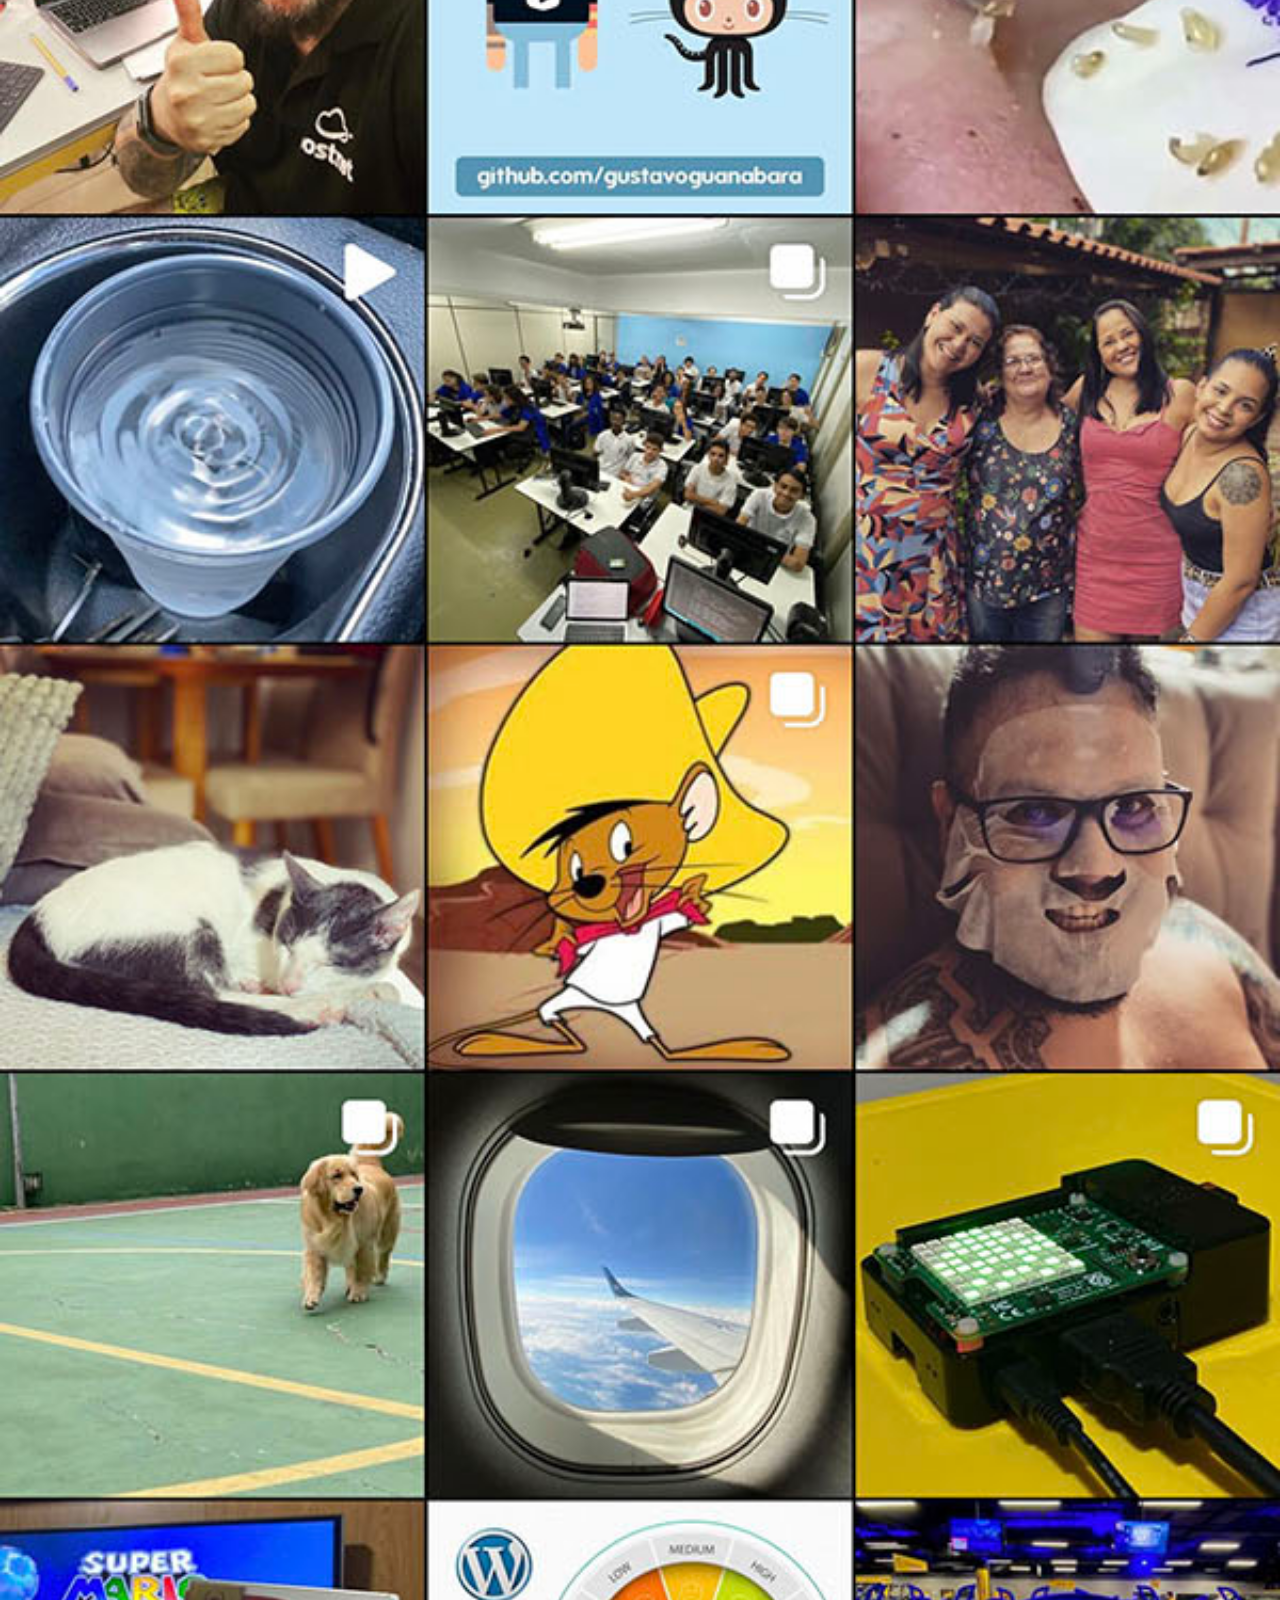
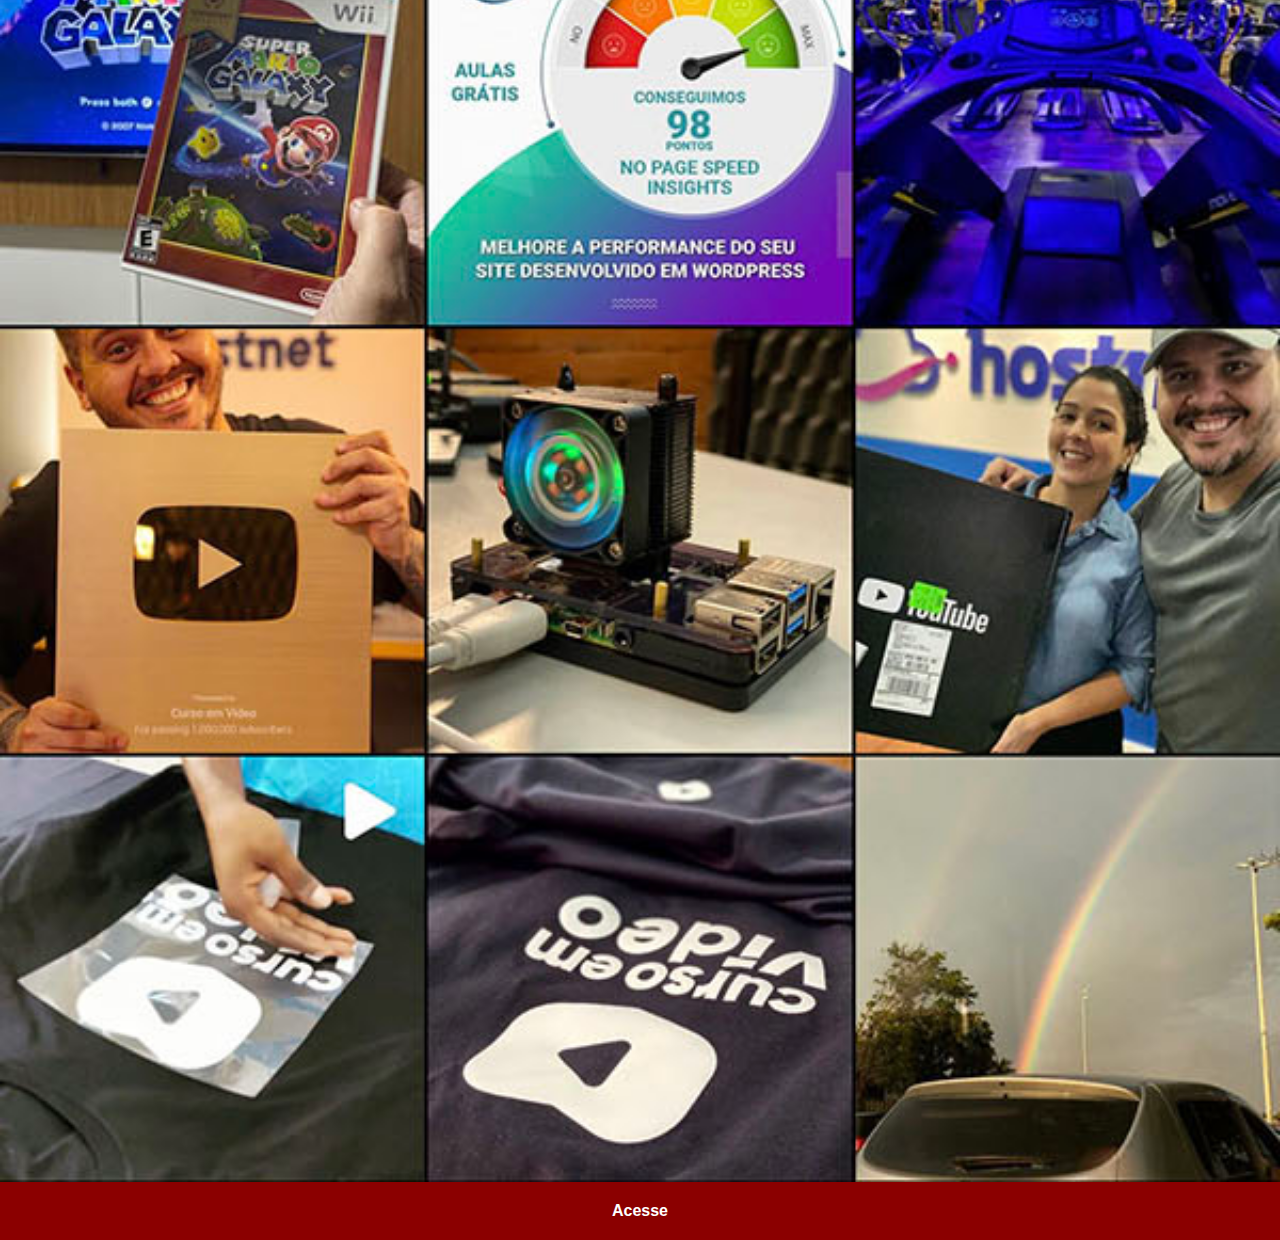
<file: instagram.html>
<!DOCTYPE html>
<html lang="pt-br">
<head>
    <meta charset="UTF-8">
    <meta name="viewport" content="width=device-width, initial-scale=1.0">
    <title>Instagram</title>
    <link rel="stylesheet" href="estilos/social.css">
</head>
<body>
    <img src="imagens/tela-instagram.jpg" alt="Instagram">
    <a href="https://www.instagram.com/gustavoguanabara/" target="_blank">Acesse</a>
</body>
</html>
</file>
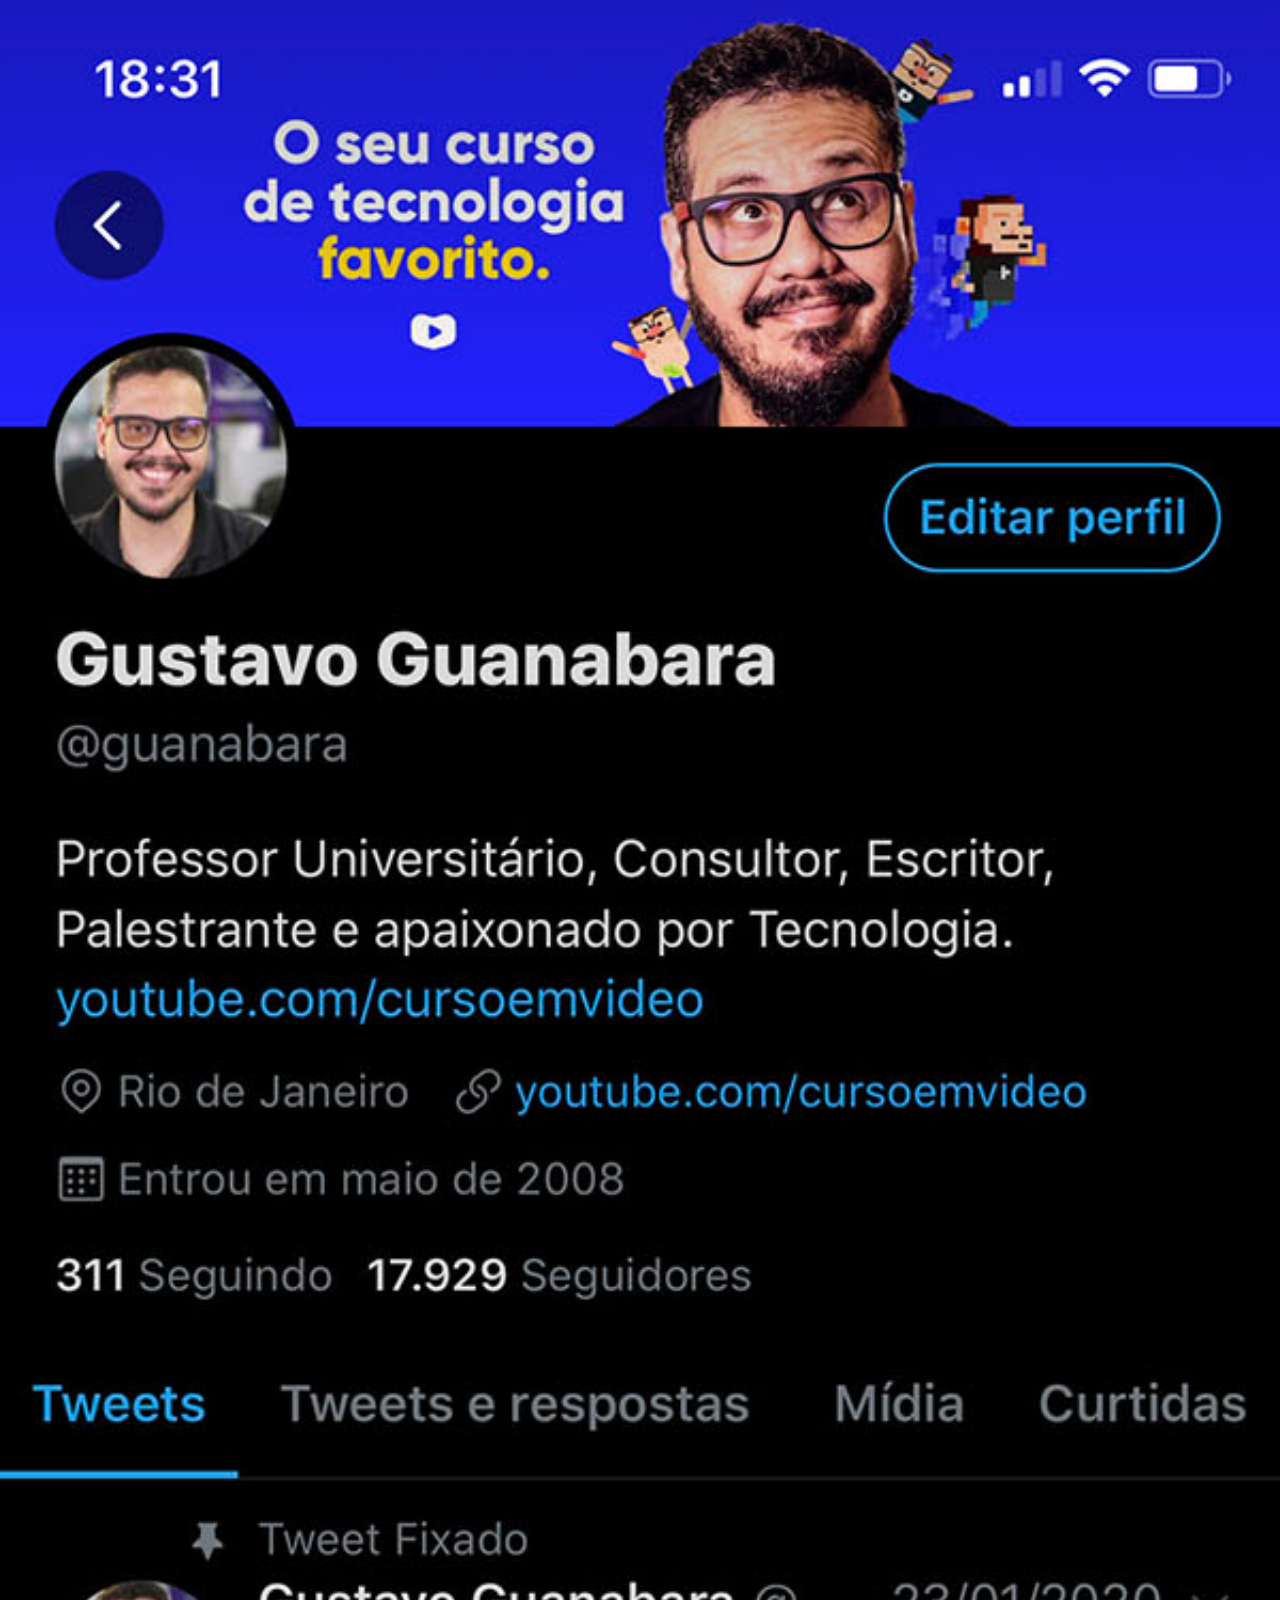
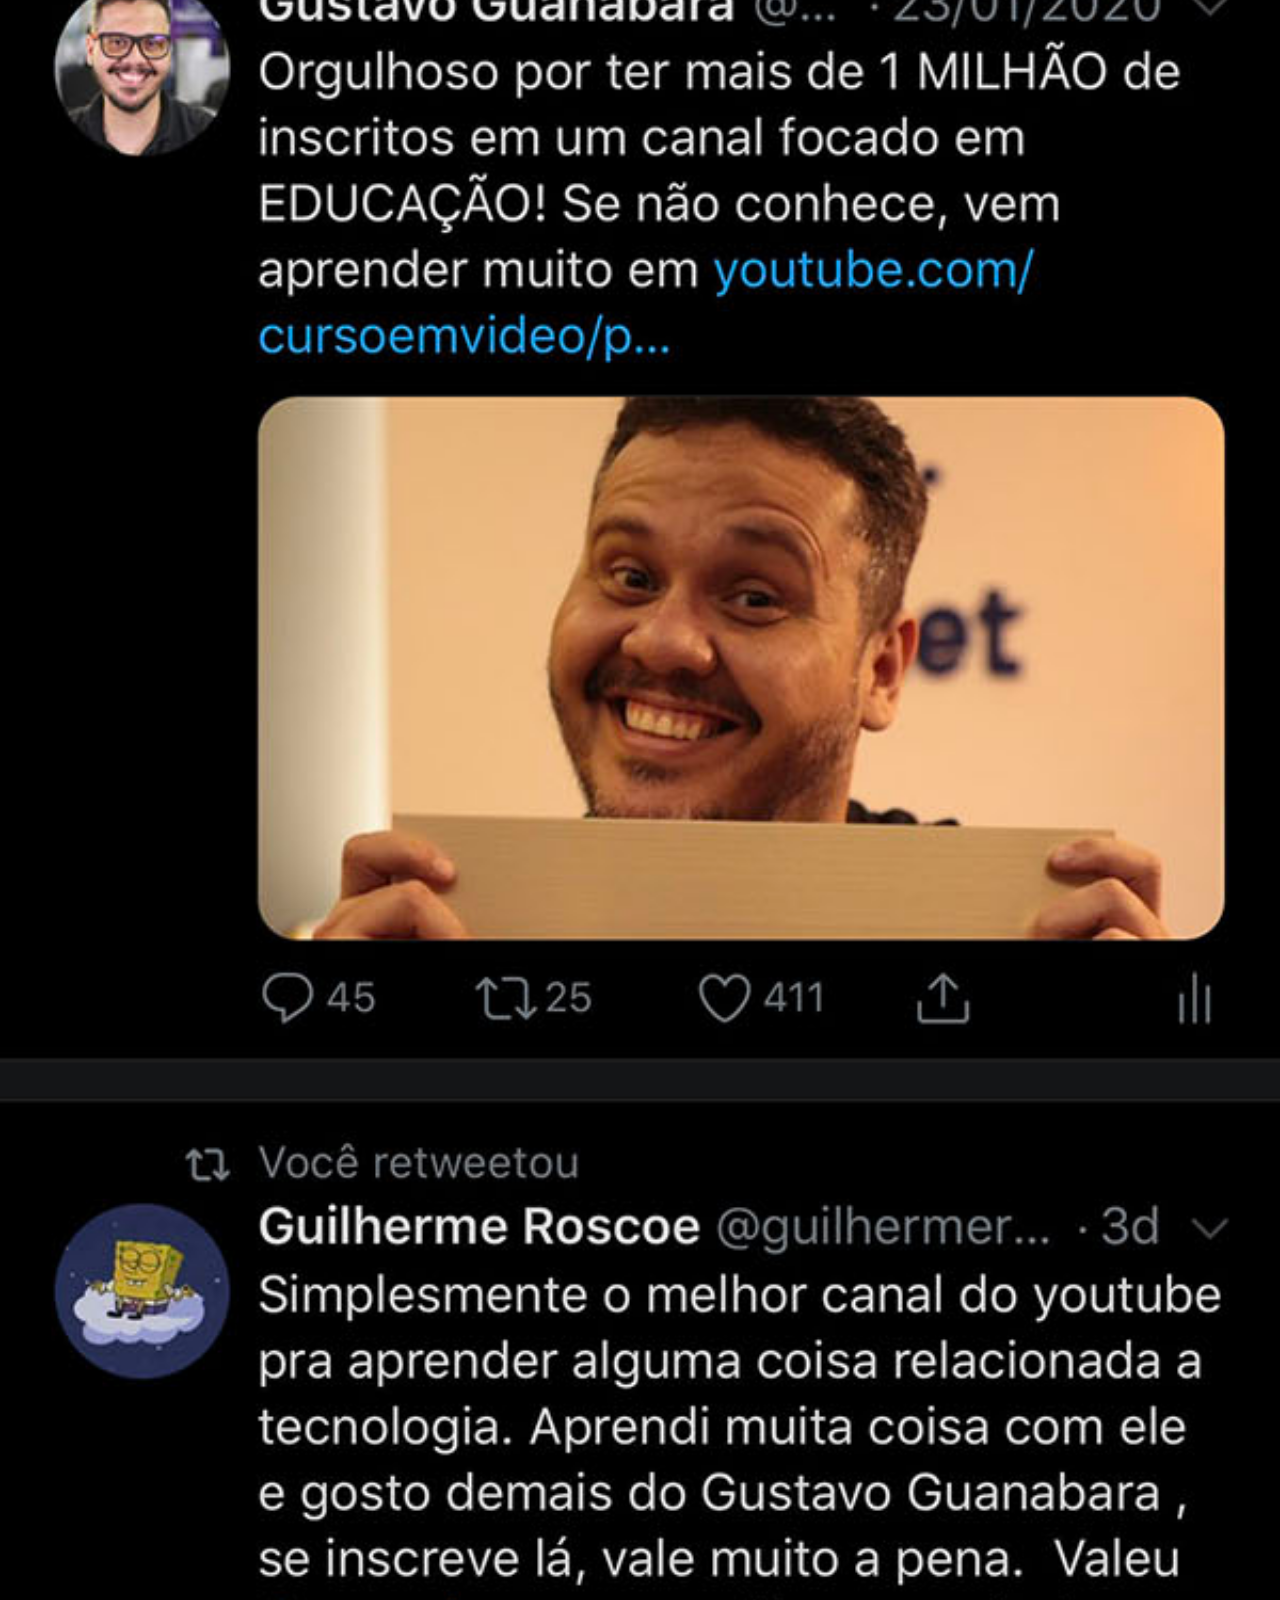
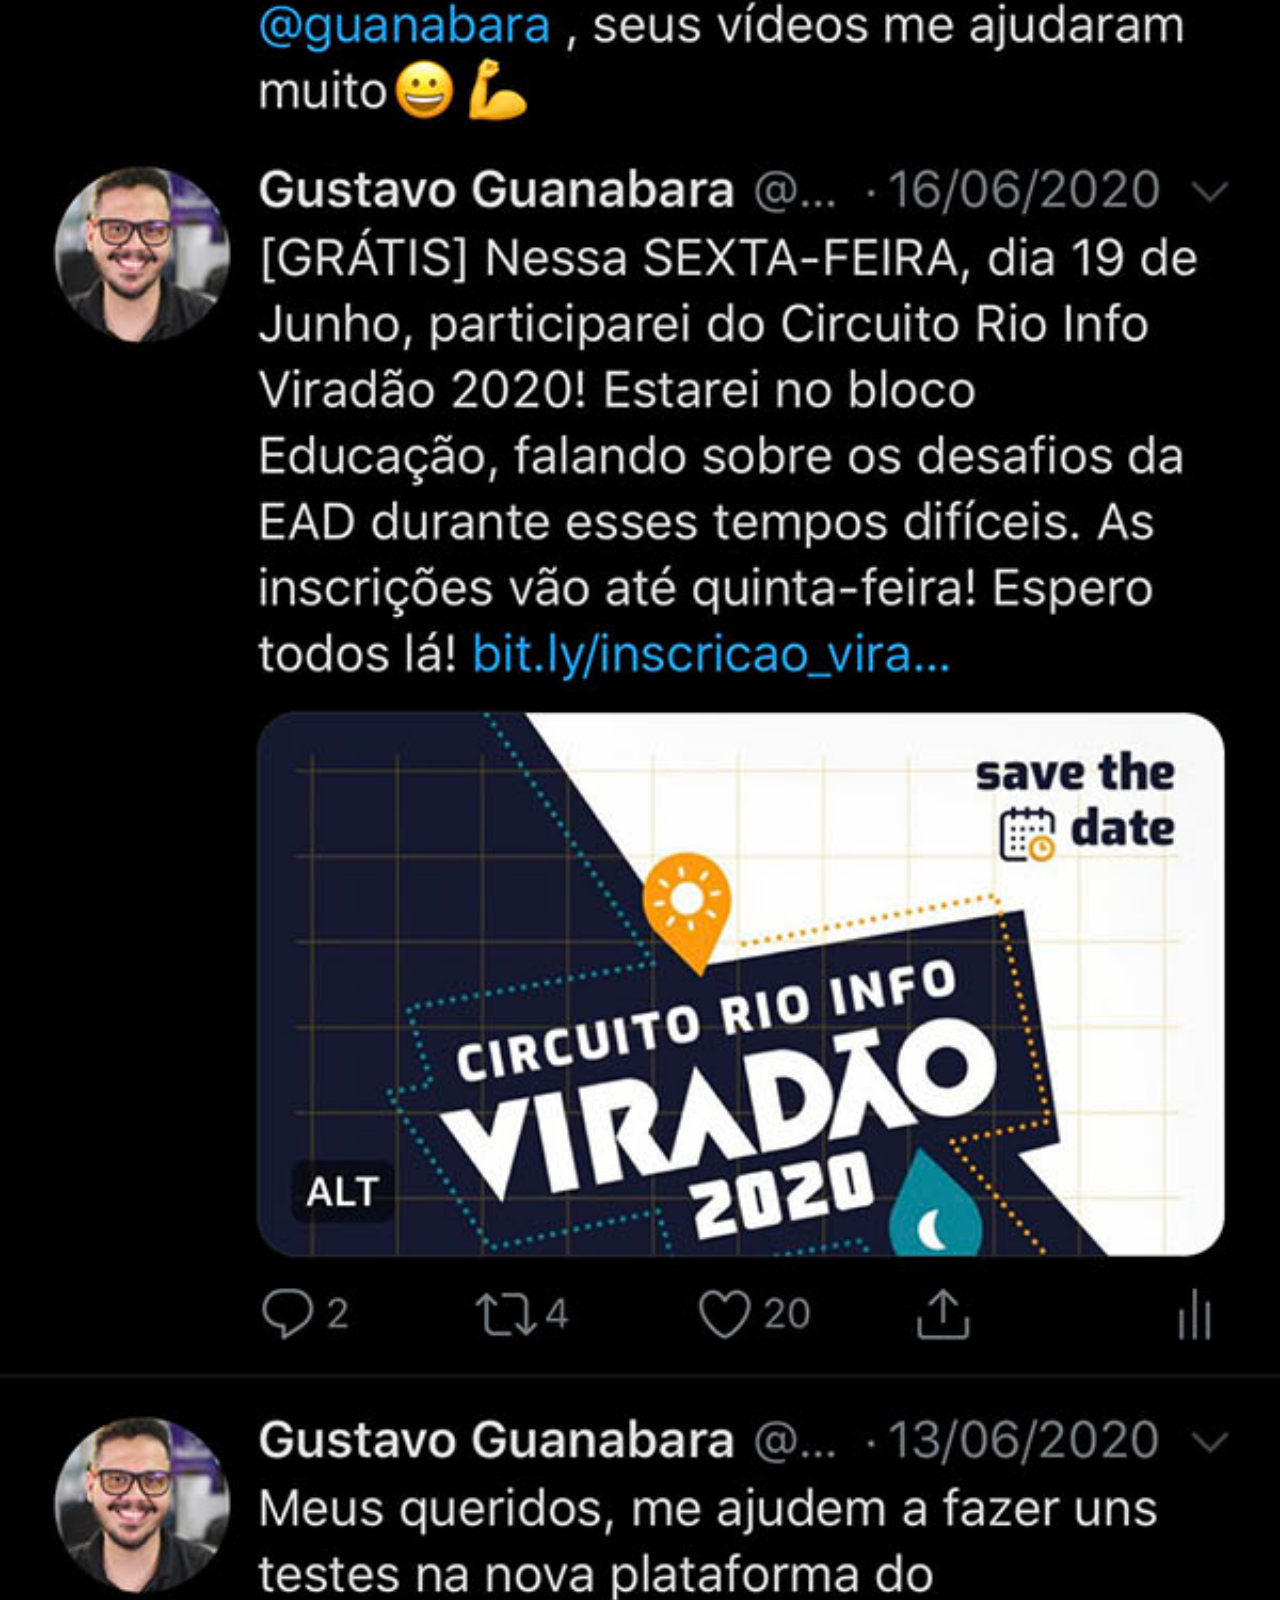
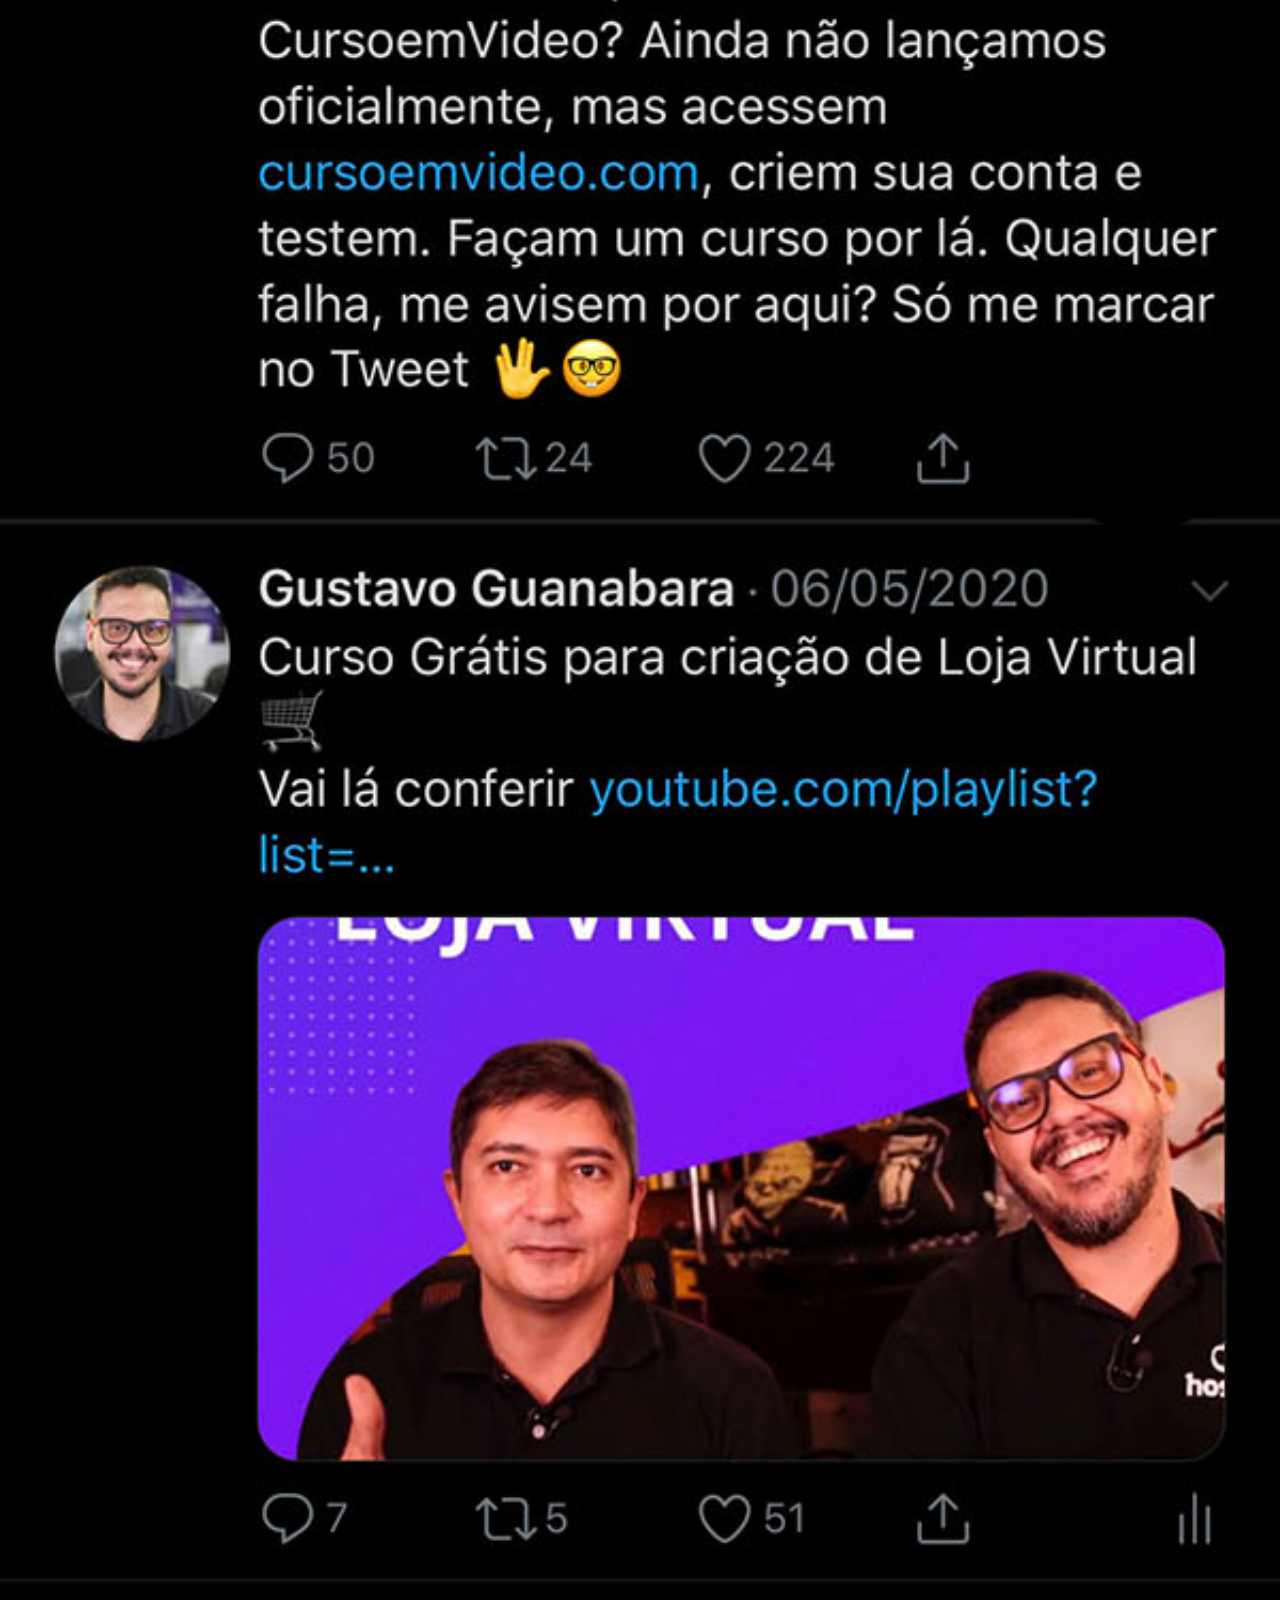
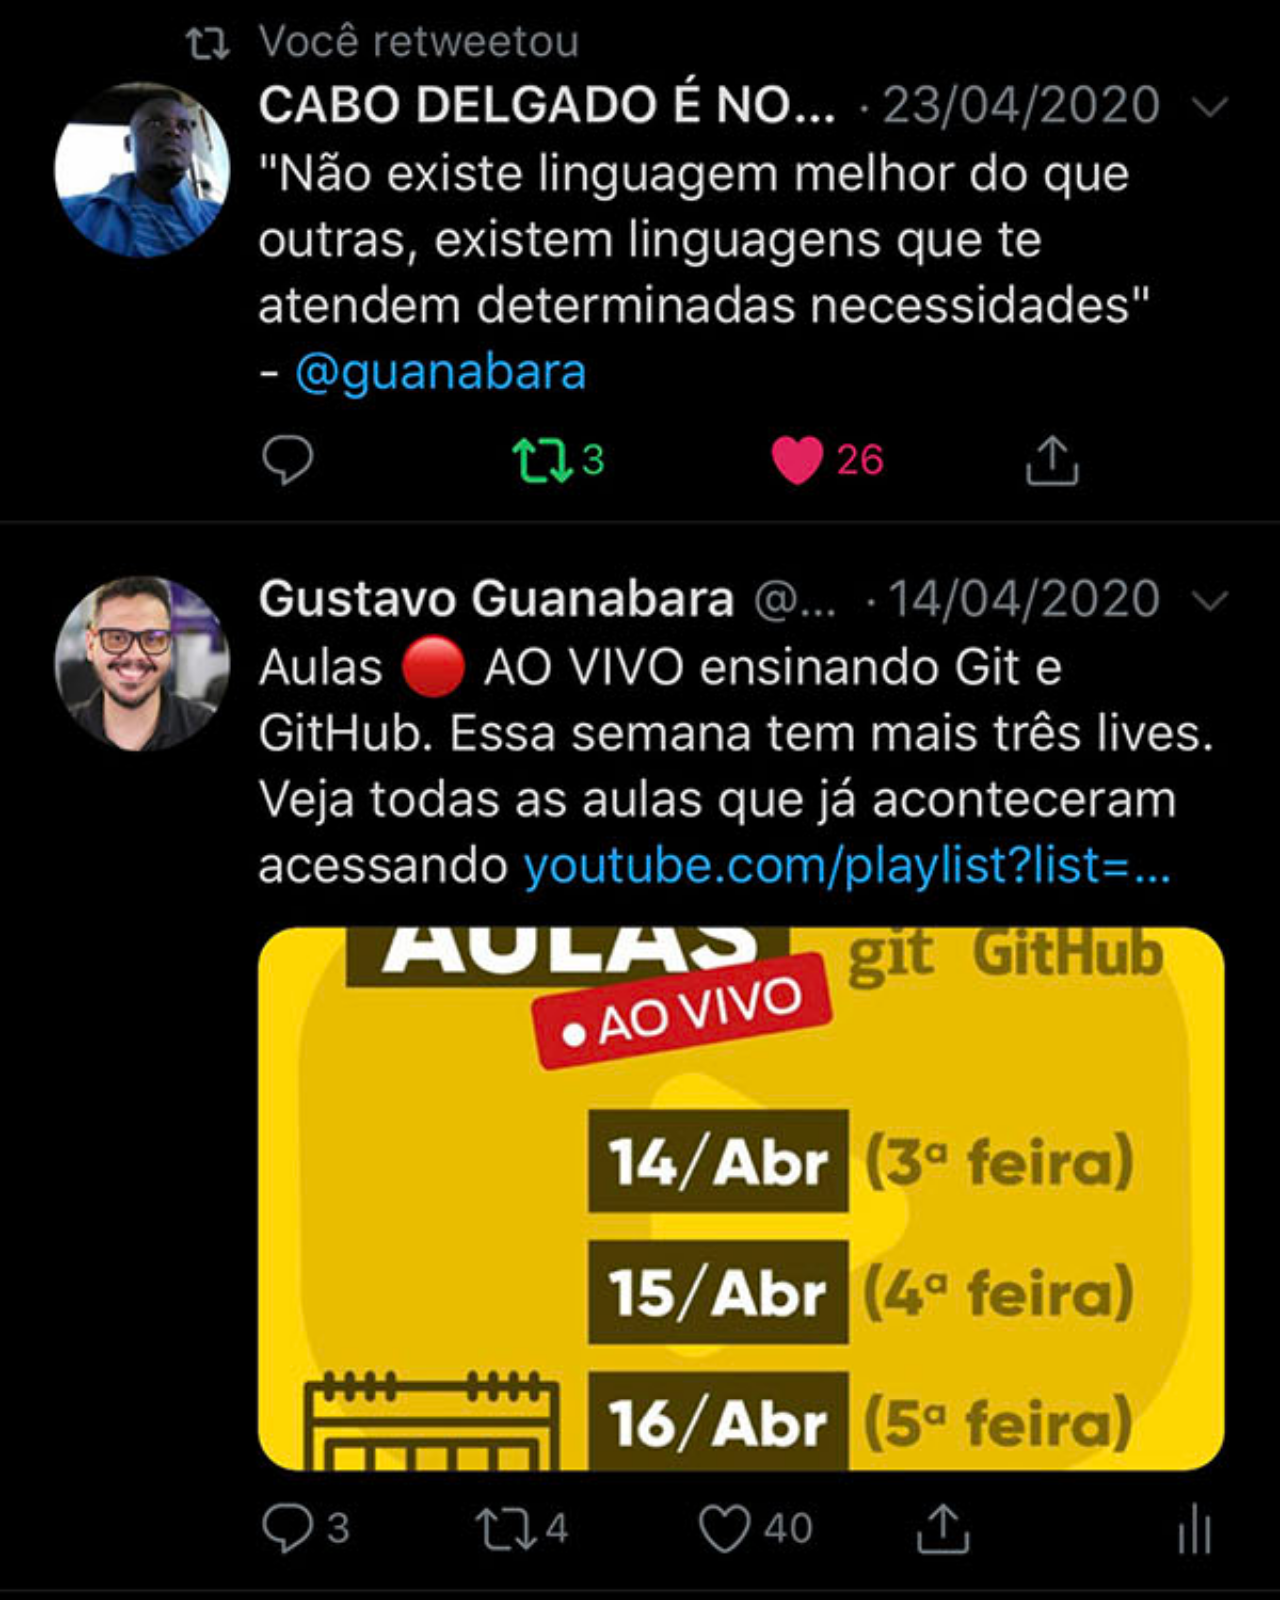
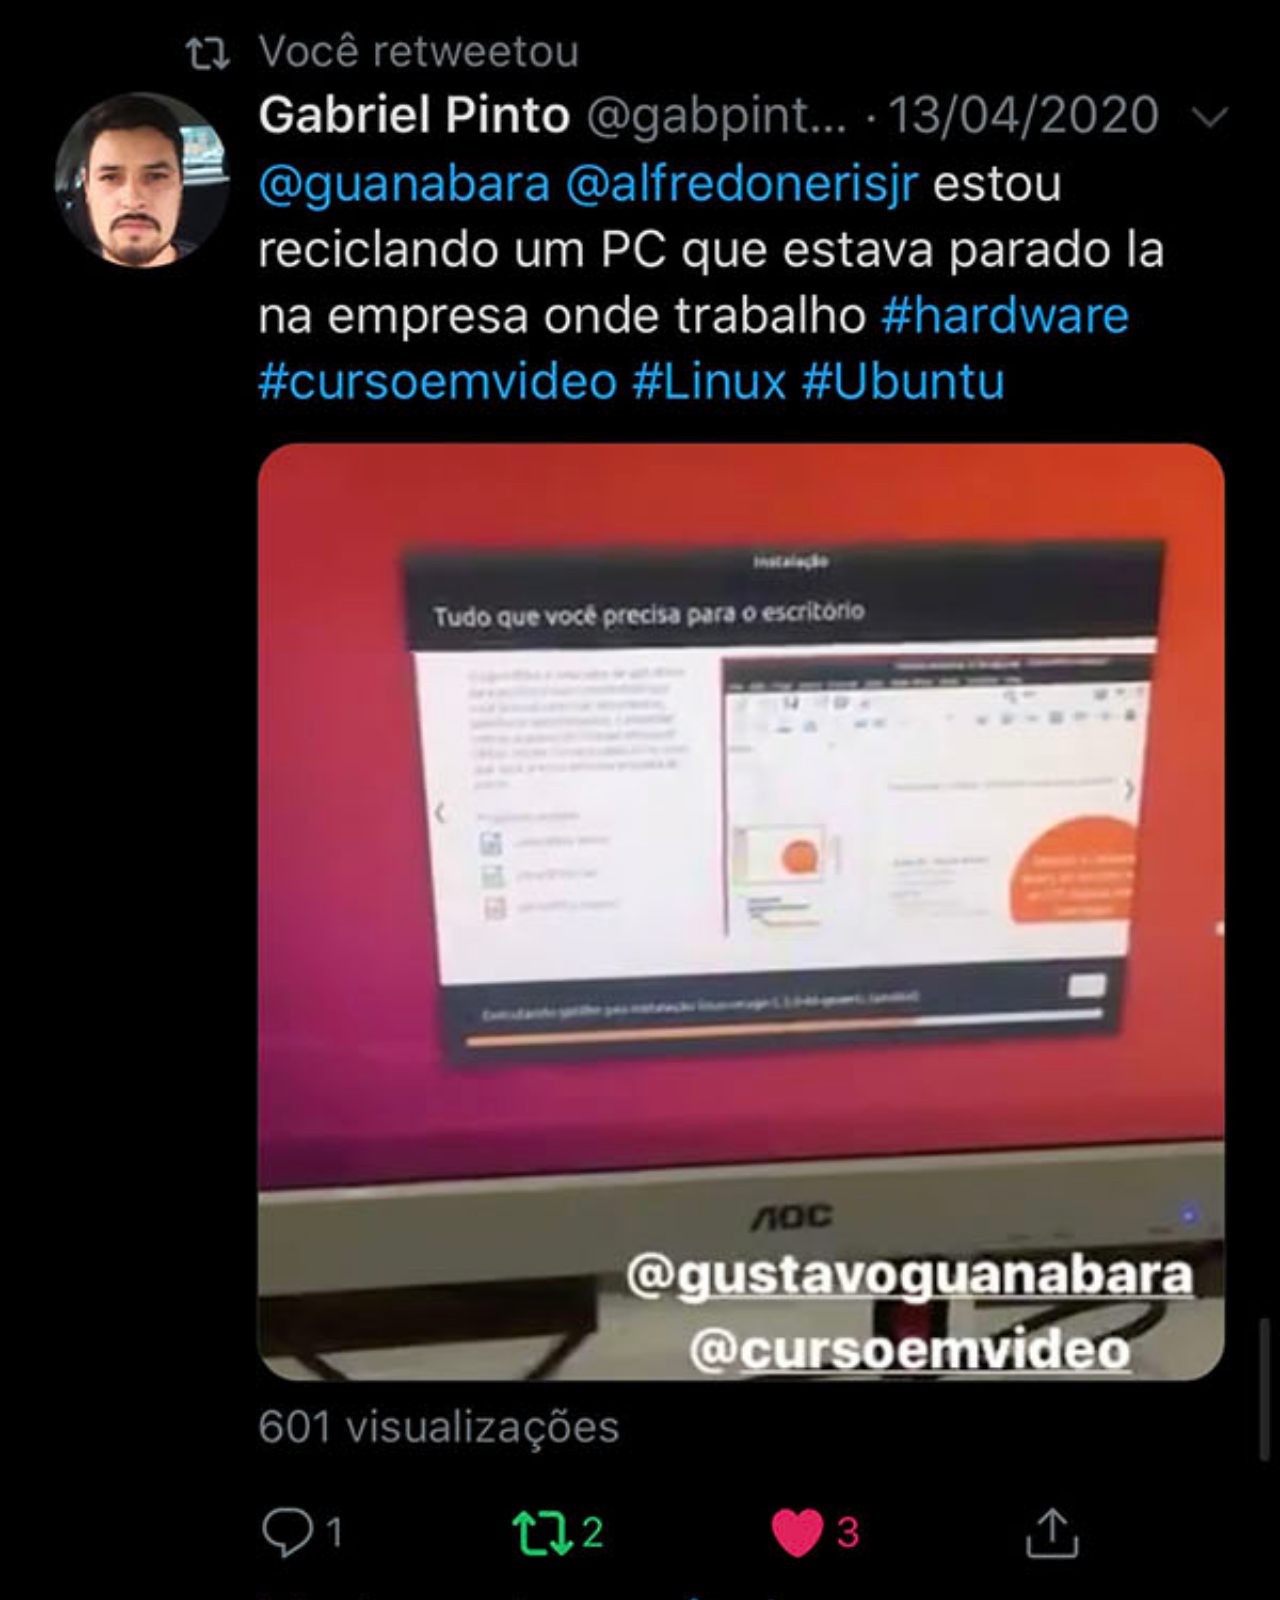
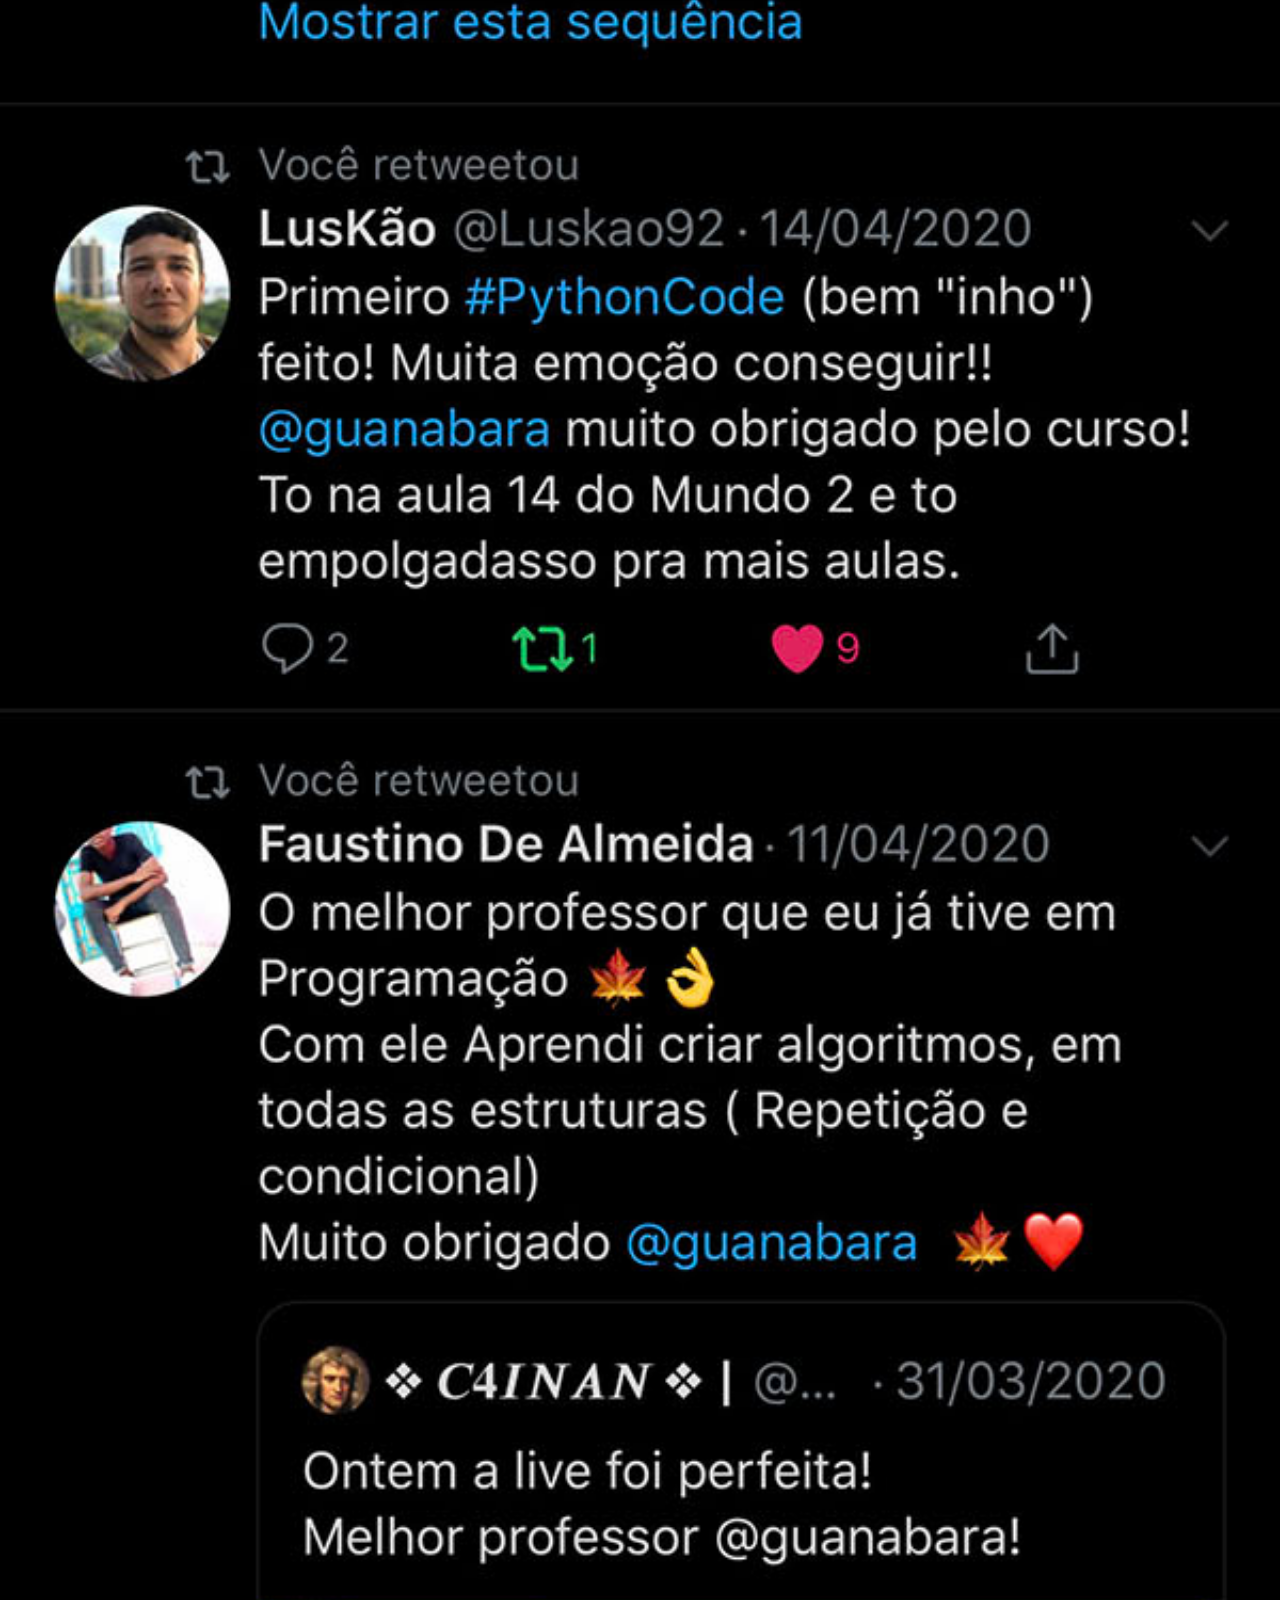
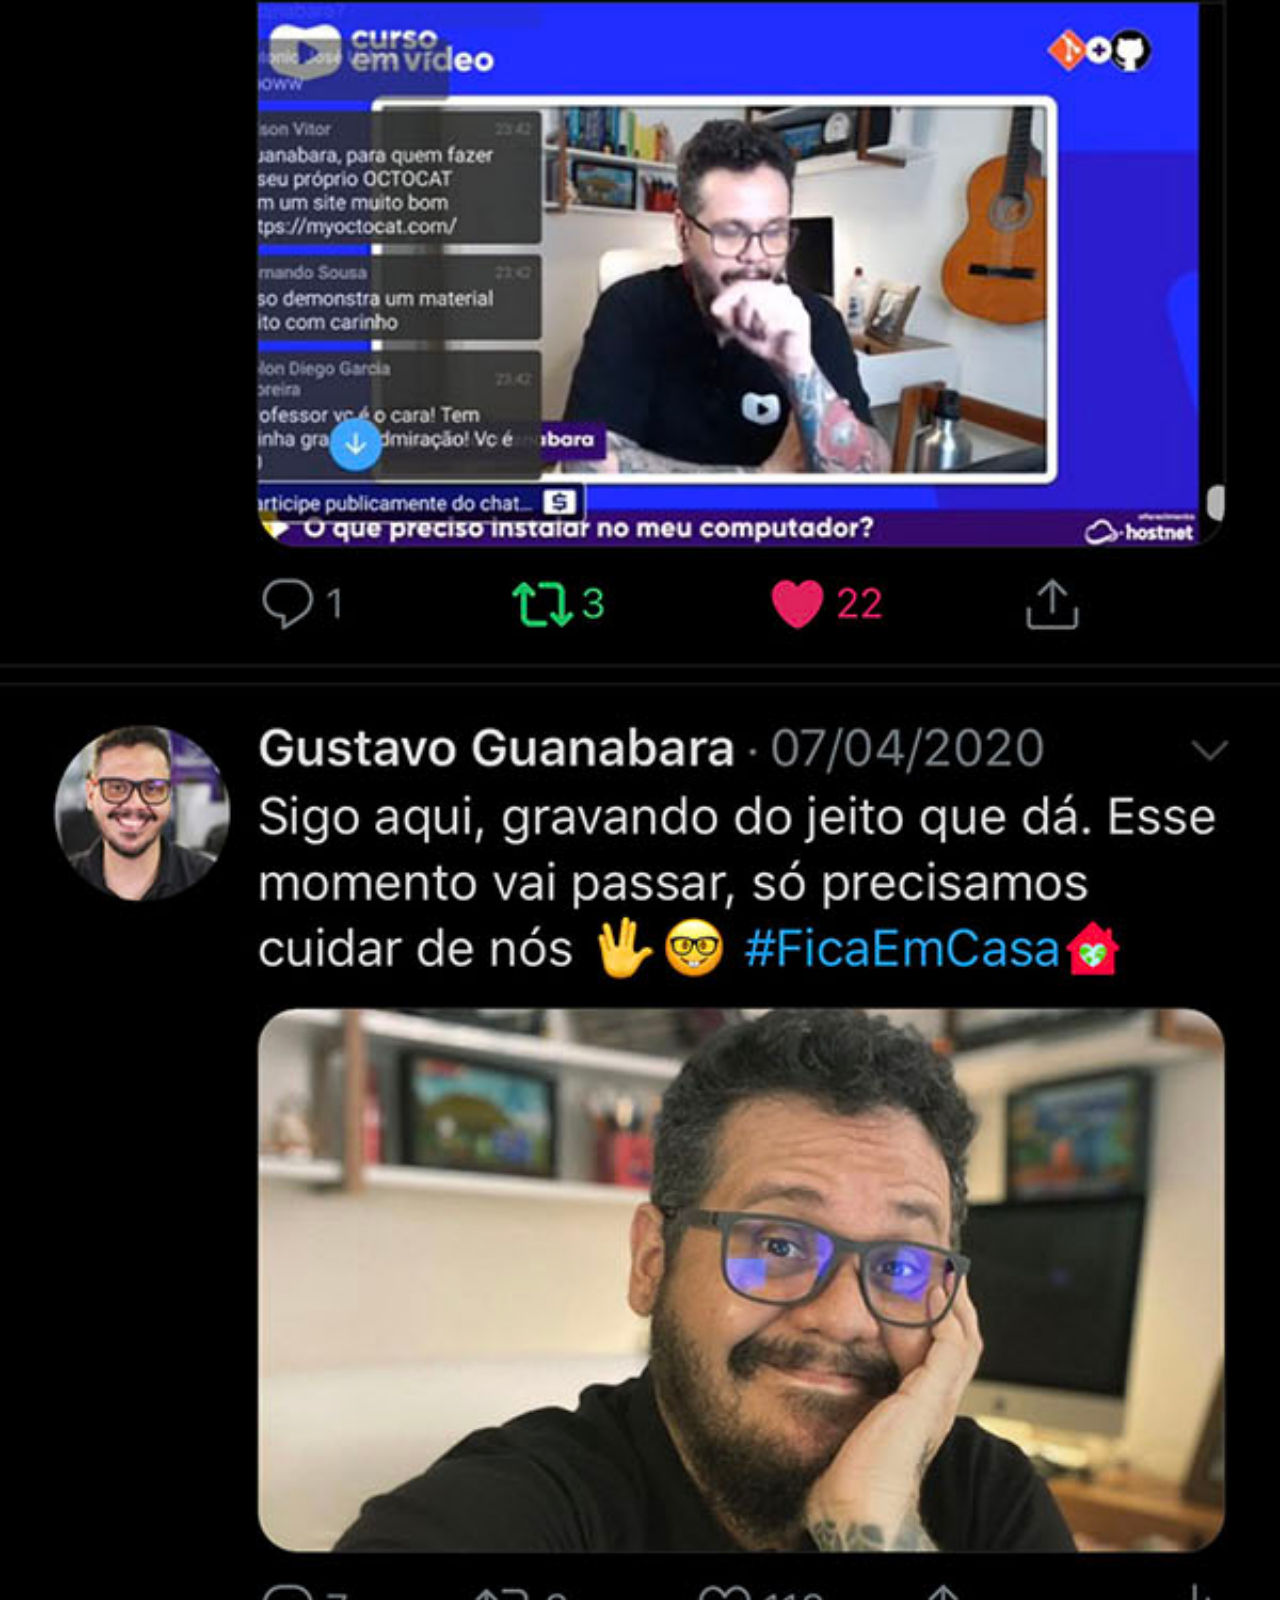
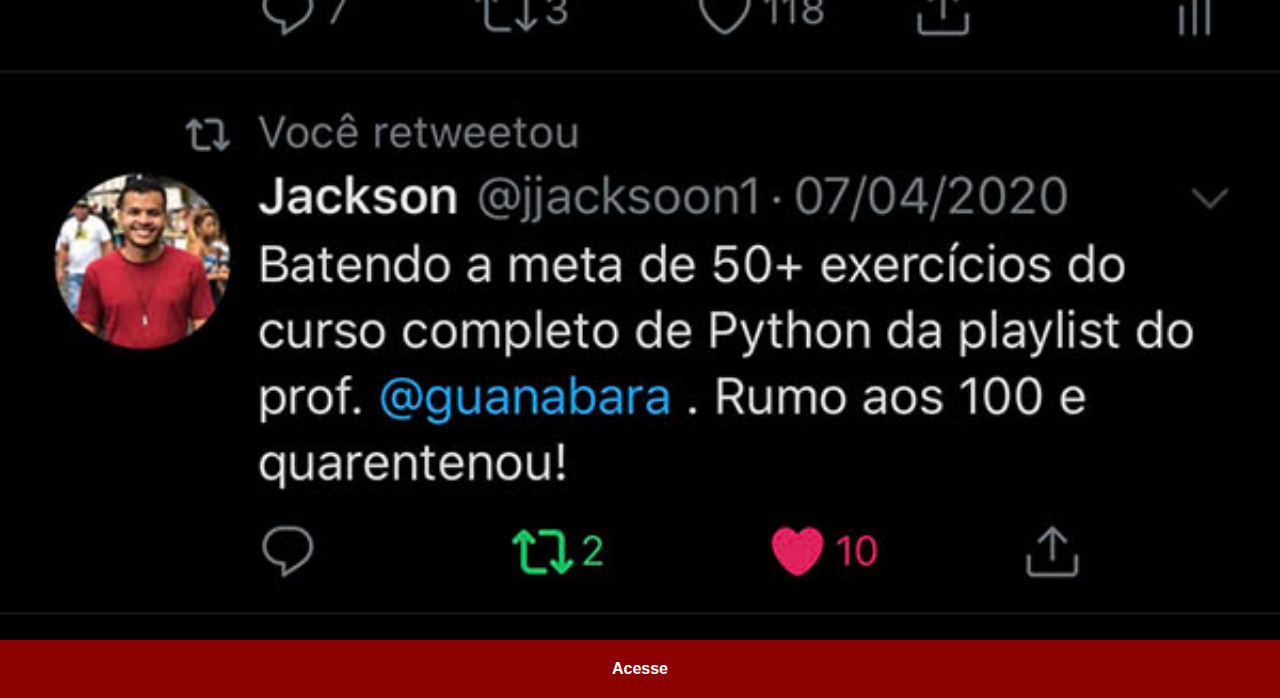
<file: twitter.html>
<!DOCTYPE html>
<html lang="pt-br">
<head>
    <meta charset="UTF-8">
    <meta name="viewport" content="width=device-width, initial-scale=1.0">
    <title>Twitter (X)</title>
    <link rel="stylesheet" href="estilos/social.css">
</head>
<body>
    <img src="imagens/tela-twitter.jpg" alt="Twitter (X)">
    <a href="https://twitter.com/guanabara" target="_blank">Acesse</a>
</body>
</html>
</file>
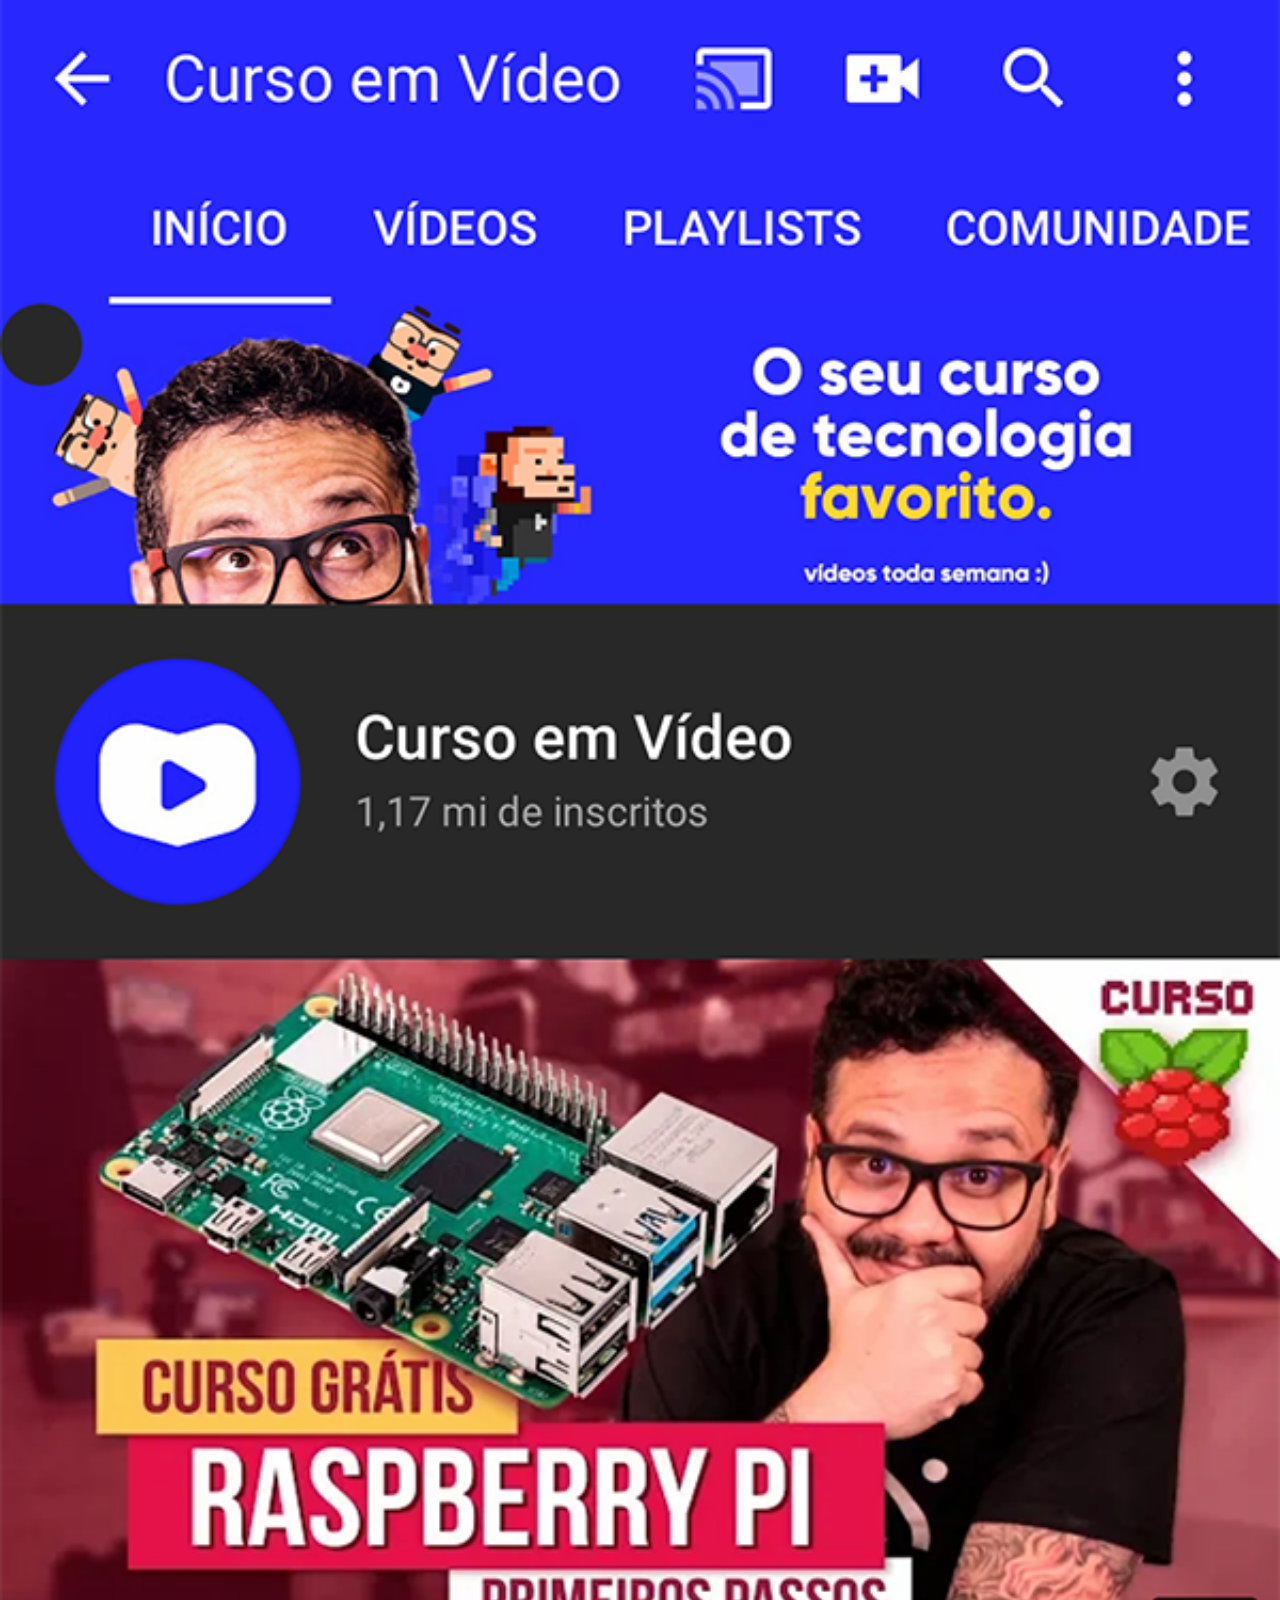
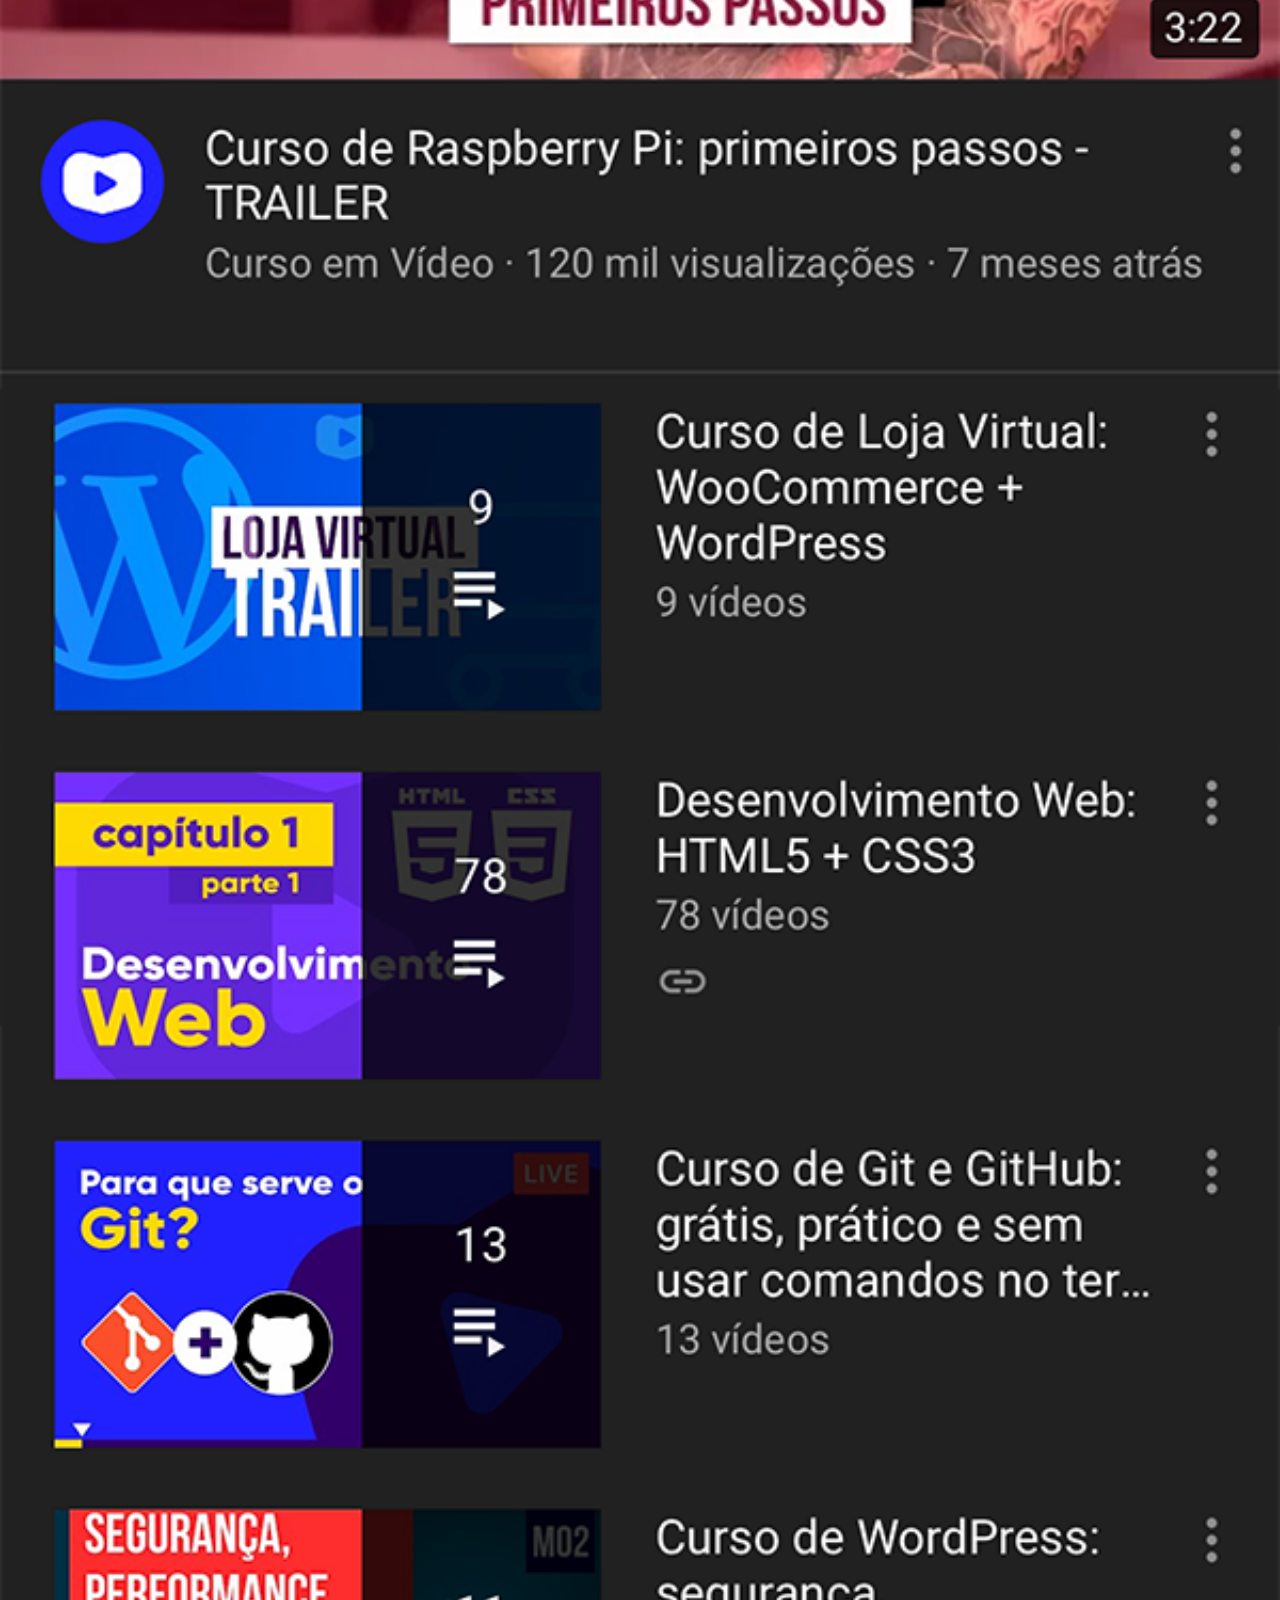
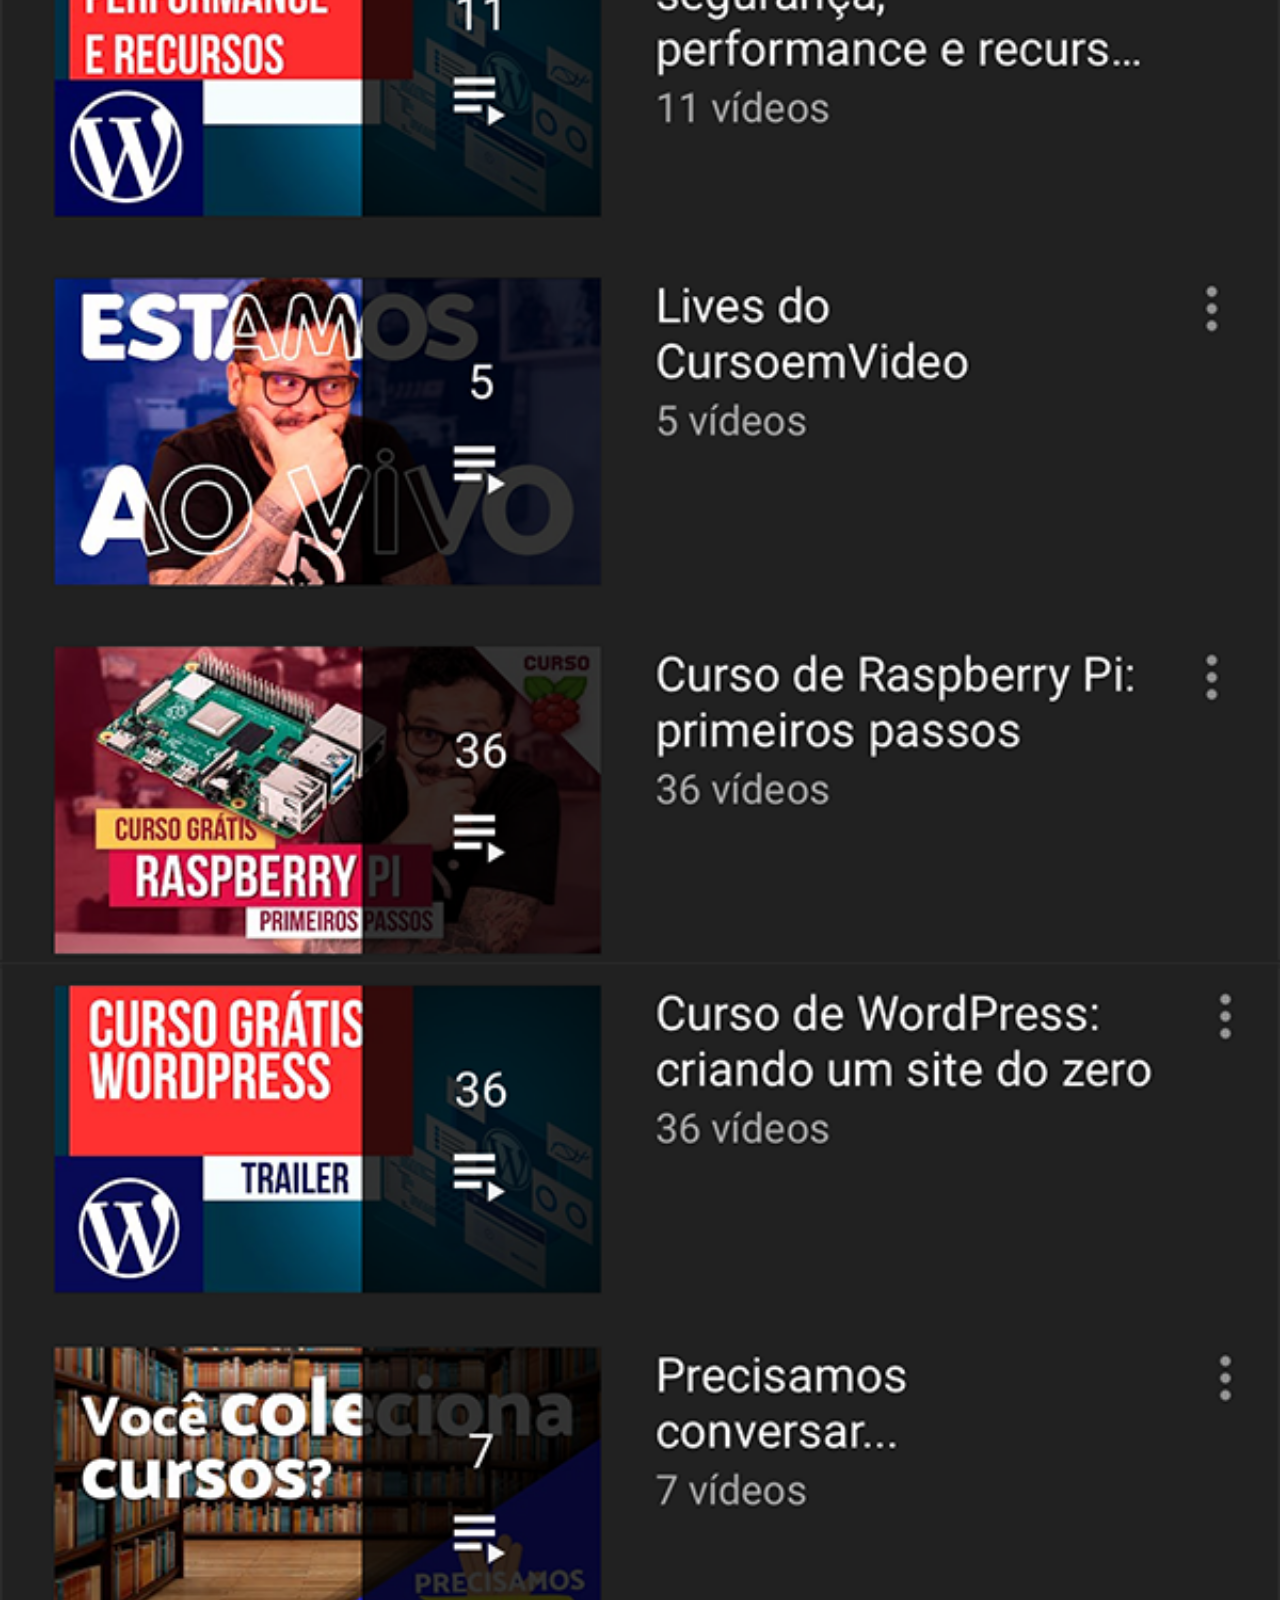
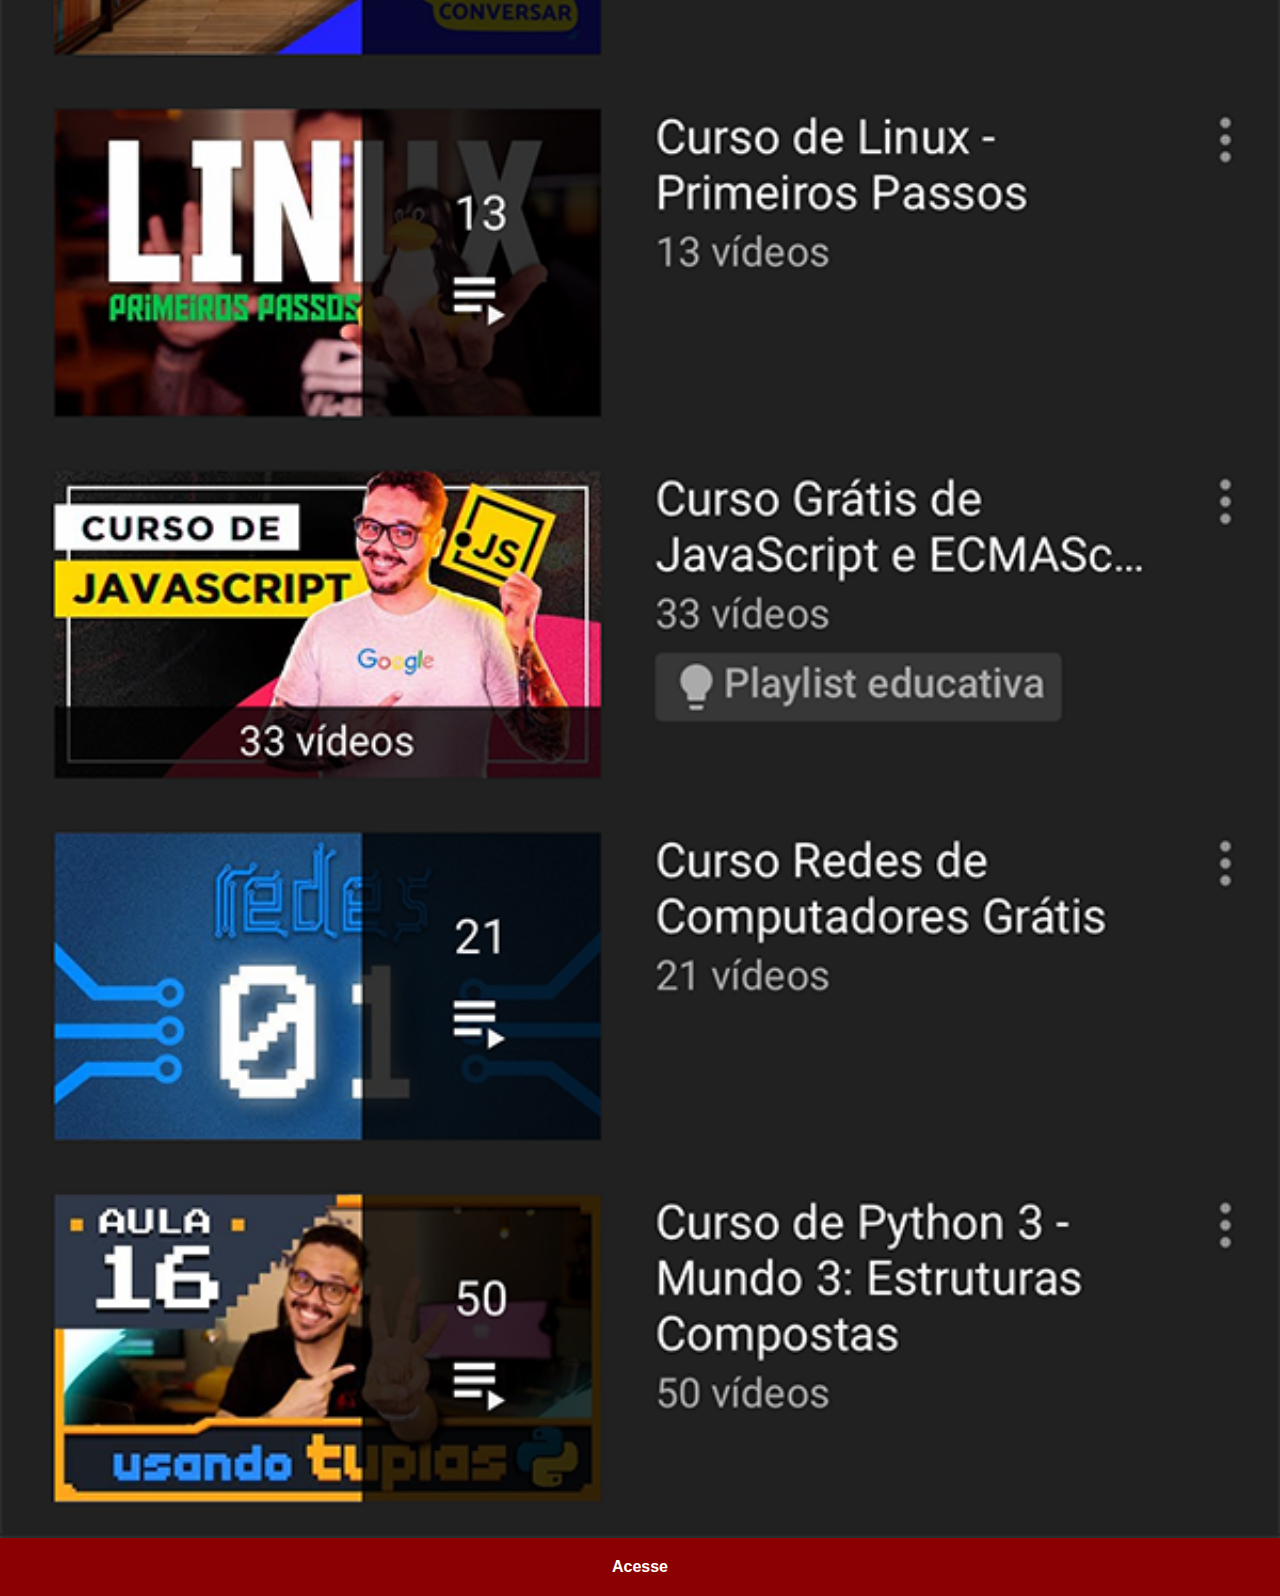
<file: youtube.html>
<!DOCTYPE html>
<html lang="pt-br">
<head>
    <meta charset="UTF-8">
    <meta name="viewport" content="width=device-width, initial-scale=1.0">
    <title>YouTube</title>
    <link rel="stylesheet" href="estilos/social.css">
</head>
<body>
    <img src="imagens/tela-youtube.png" alt="YouTube">
    <a href="https://www.youtube.com/@CursoemVideo/playlists" target="_blank">Acesse</a>
</body>
</html>
</file>
<file: estilos/style.css>
@charset "UTF-8";

* {
    margin: 0px;
    padding: 0px;
    font-family: Arial, Helvetica, sans-serif;
}

html, body {
    height: 100vh;
    width: 100vw;
    background-color: black;
}

body {
    background: url('../imagens/fundo-madeira.jpg') no-repeat top center;
    background-size: cover;
    background-attachment: fixed;
}

main {
    position: relative;
    height: 100vh;
}

section#telefone {
    position: absolute;
    top: 50%;
    left: 50%;
    transform: translate(-50%, -50%);

    height: 627px;
    width: 311px;
    background: url('../imagens/frame-iphone.png') no-repeat;
}

iframe#tela {
    position: relative;
    top: 80px;
    left: 22px;
    width: 267px;
    height: 471px;
}

section#redes-sociais {
    text-align: right;
}

section#redes-sociais img {
    width: 50px;
    margin: 10px;
    border-radius: 50%;
    box-shadow: 2px 2px 5px rgba(0, 0, 0, 0.404);
    box-sizing: border-box;
}

section#redes-sociais img:hover {
    border: 2px solid rgba(255, 255, 255, 0.61);
    transform: translate(-3px, -3px); /*o ícone se movimenta quando o mouse passa por ele*/
    box-shadow: 5px 5px 10px rgba(0, 0, 0, 0.562);
    transition: transform .3s, border 1s;
}
</file>
<file: estilos/social.css>
@charset "UTF-8";

* {
    margin: 0px;
    padding: 0px;
    font-family: Arial, Helvetica, sans-serif;
}

::-webkit-scrollbar {
    width: 0px;
    height: 0px;
}

img {
    width: 100vw;
}

a {
    display: block;
    background-color: darkred;
    padding: 20px;
    text-align: center;
    font-weight: bolder;
    text-decoration: none;
    color: white;
    margin: -4px;
}

a:hover {
    background-color: red;
}
</file>
